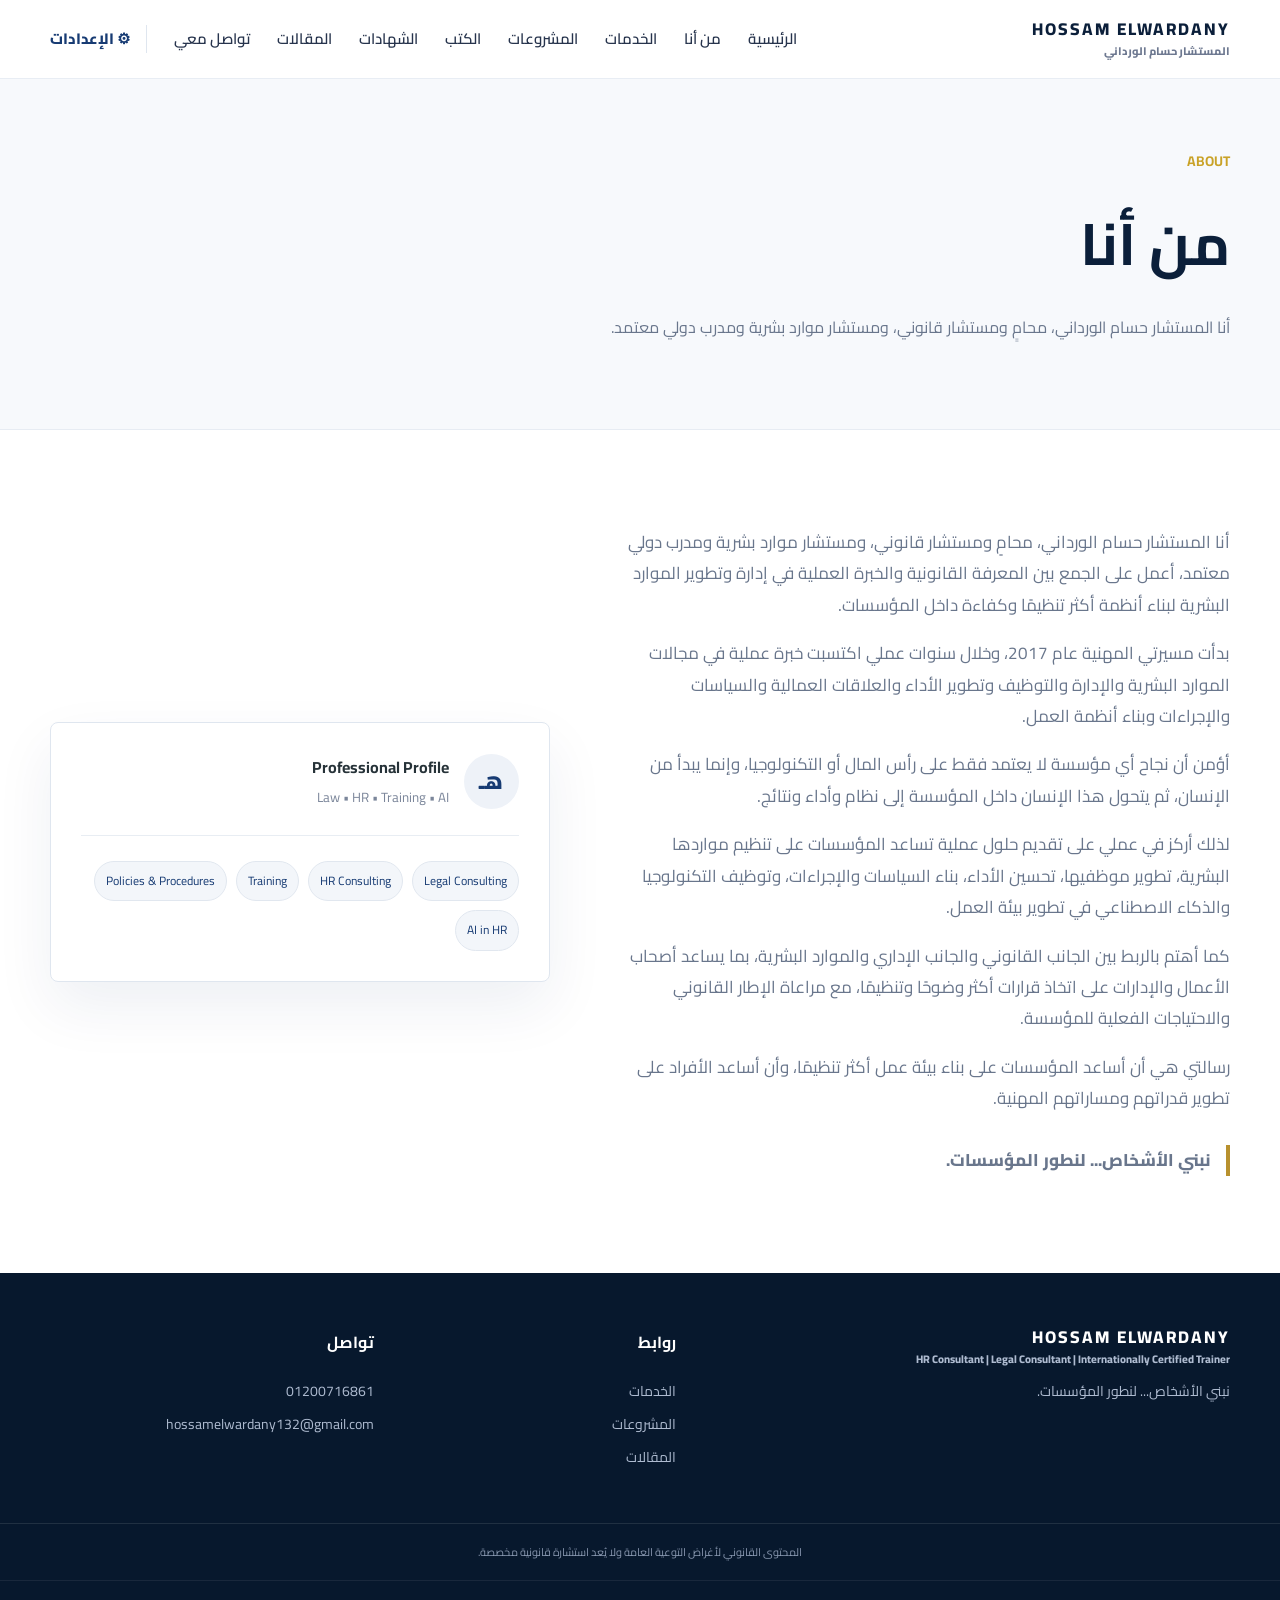
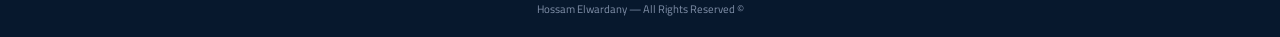
<file: about.html>
<!doctype html>
<html lang="ar" dir="rtl">
<head>
<meta charset="utf-8"><meta name="viewport" content="width=device-width,initial-scale=1"><meta name="description" content="تعرف على المستشار حسام الورداني، المحامي ومستشار الموارد البشرية ومدرب دولي معتمد."><meta name="theme-color" content="#0B1F3A"><title>من أنا | المستشار حسام الورداني</title><link rel="canonical" href="/about.html"><meta property="og:title" content="من أنا | المستشار حسام الورداني"><link rel="stylesheet" href="assets/style.css"><link rel="icon" href="assets/favicon.svg" type="image/svg+xml">
</head>
<body>
<header class="site-header"><div class="container nav-wrap"><a class="brand" href="index.html"><span>HOSSAM ELWARDANY</span><small>المستشار حسام الورداني</small></a><button class="menu-toggle" aria-label="فتح القائمة">☰</button><nav class="nav"><a href="index.html">الرئيسية</a><a class="active" href="about.html">من أنا</a><a href="services.html">الخدمات</a><a href="projects.html">المشروعات</a><a href="books.html">الكتب</a><a href="certificates.html">الشهادات</a><a href="articles.html">المقالات</a><a href="contact.html">تواصل معي</a></nav></div></header>
<main>
<section class="page-hero"><div class="container"><p class="eyebrow gold">ABOUT</p><h1>من أنا</h1><p>أنا المستشار حسام الورداني، محامٍ ومستشار قانوني، ومستشار موارد بشرية ومدرب دولي معتمد.</p></div></section>
<section class="content"><div class="container about-grid"><div class="about-copy">
<p>أنا المستشار حسام الورداني، محامٍ ومستشار قانوني، ومستشار موارد بشرية ومدرب دولي معتمد، أعمل على الجمع بين المعرفة القانونية والخبرة العملية في إدارة وتطوير الموارد البشرية لبناء أنظمة أكثر تنظيمًا وكفاءة داخل المؤسسات.</p>
<p>بدأت مسيرتي المهنية عام 2017، وخلال سنوات عملي اكتسبت خبرة عملية في مجالات الموارد البشرية والإدارة والتوظيف وتطوير الأداء والعلاقات العمالية والسياسات والإجراءات وبناء أنظمة العمل.</p>
<p>أؤمن أن نجاح أي مؤسسة لا يعتمد فقط على رأس المال أو التكنولوجيا، وإنما يبدأ من الإنسان، ثم يتحول هذا الإنسان داخل المؤسسة إلى نظام وأداء ونتائج.</p>
<p>لذلك أركز في عملي على تقديم حلول عملية تساعد المؤسسات على تنظيم مواردها البشرية، تطوير موظفيها، تحسين الأداء، بناء السياسات والإجراءات، وتوظيف التكنولوجيا والذكاء الاصطناعي في تطوير بيئة العمل.</p>
<p>كما أهتم بالربط بين الجانب القانوني والجانب الإداري والموارد البشرية، بما يساعد أصحاب الأعمال والإدارات على اتخاذ قرارات أكثر وضوحًا وتنظيمًا، مع مراعاة الإطار القانوني والاحتياجات الفعلية للمؤسسة.</p>
<p>رسالتي هي أن أساعد المؤسسات على بناء بيئة عمل أكثر تنظيمًا، وأن أساعد الأفراد على تطوير قدراتهم ومساراتهم المهنية.</p>
<p class="tagline">نبني الأشخاص... لنطور المؤسسات.</p>
</div><div class="profile-card"><div class="profile-card-top"><div class="mini-avatar">هـ</div><div><b>Professional Profile</b><small>Law • HR • Training • AI</small></div></div><div class="skill-list"><span>Legal Consulting</span><span>HR Consulting</span><span>Training</span><span>Policies & Procedures</span><span>AI in HR</span></div></div></div></section>
</main>
<footer class="footer"><div class="container footer-grid"><div><a class="brand footer-brand" href="index.html"><span>HOSSAM ELWARDANY</span><small>HR Consultant | Legal Consultant | Internationally Certified Trainer</small></a><p>نبني الأشخاص... لنطور المؤسسات.</p></div><div><h4>روابط</h4><a href="services.html">الخدمات</a><a href="projects.html">المشروعات</a><a href="articles.html">المقالات</a></div><div><h4>تواصل</h4><a data-contact="phone">01200716861</a><a data-contact="email">hossamelwardany132@gmail.com</a></div></div><div class="legal-note">المحتوى القانوني لأغراض التوعية العامة ولا يُعد استشارة قانونية مخصصة.</div><div class="copyright">© Hossam Elwardany — All Rights Reserved</div></footer>
<script src="assets/app.js"></script>
</body></html>
</file>
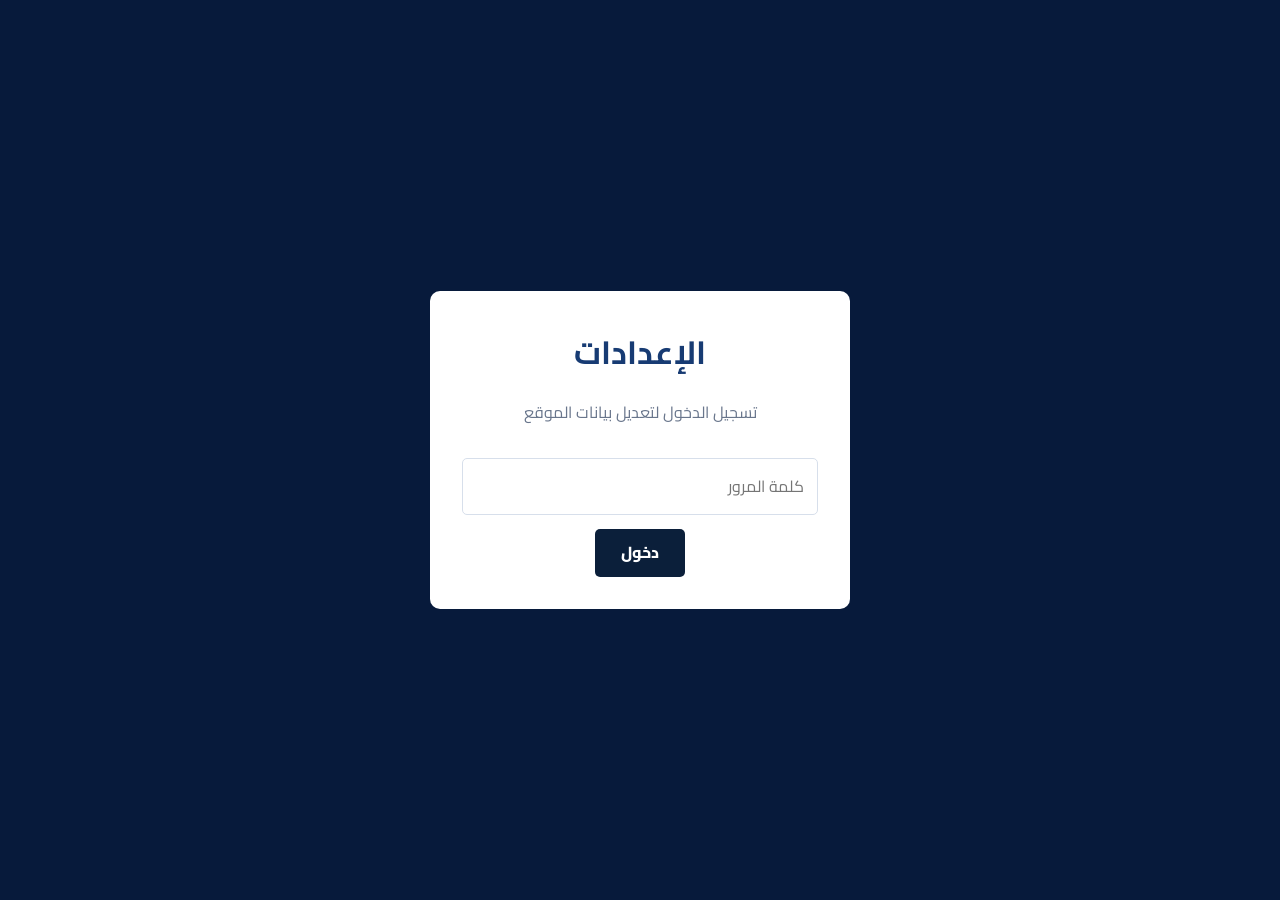
<file: admin.html>
<!doctype html><html lang="ar" dir="rtl"><head><meta charset="utf-8"><meta http-equiv="refresh" content="0; url=settings.html"><meta name="robots" content="noindex,nofollow"><title>الإعدادات</title></head><body><p>جارٍ فتح الإعدادات… <a href="settings.html">اضغط هنا</a>.</p></body></html>
</file>
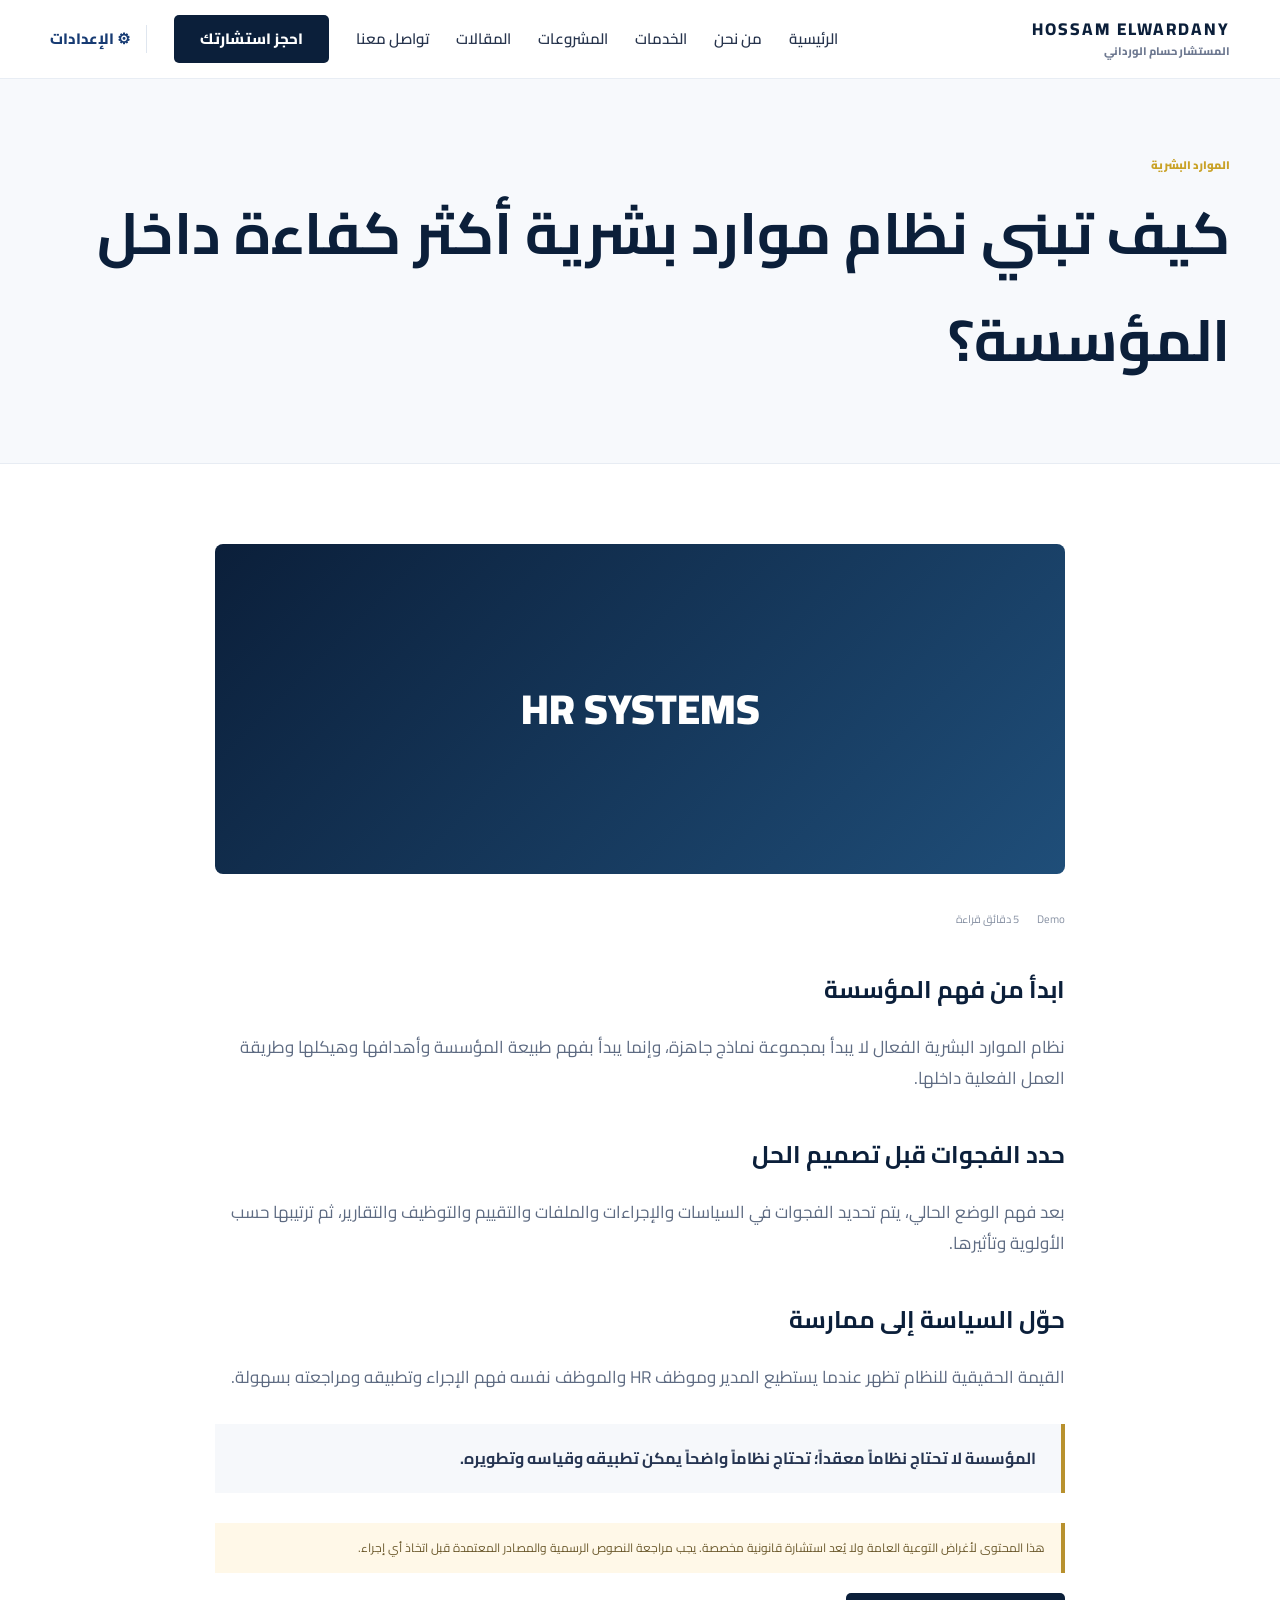
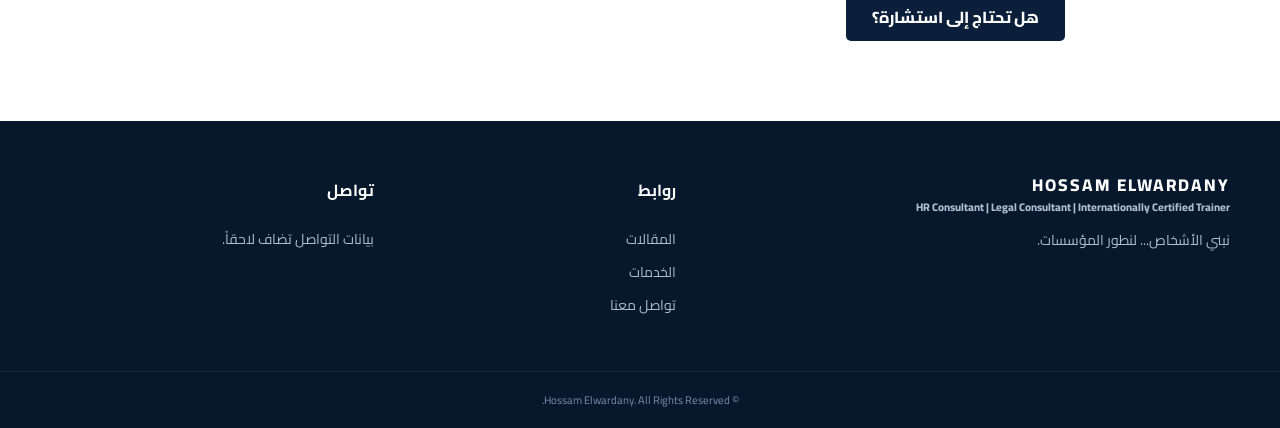
<file: article.html>
<!doctype html><html lang="ar" dir="rtl"><head><meta charset="utf-8"><meta name="viewport" content="width=device-width,initial-scale=1"><meta name="description" content="مقال تجريبي عن بناء نظام موارد بشرية أكثر كفاءة."><title>كيف تبني نظام موارد بشرية أكثر كفاءة؟ | حسام الورداني</title><link rel="stylesheet" href="assets/style.css"></head><body><header class="site-header"><div class="container nav-wrap"><a class="brand" href="index.html"><span>HOSSAM ELWARDANY</span><small>المستشار حسام الورداني</small></a><button class="menu-toggle">☰</button><nav class="nav"><a href="index.html">الرئيسية</a><a href="about.html">من نحن</a><a href="services.html">الخدمات</a><a href="projects.html">المشروعات</a><a class="active" href="articles.html">المقالات</a><a href="contact.html">تواصل معنا</a><a class="btn btn-primary" href="contact.html">احجز استشارتك</a></nav></div></header><main><section class="page-hero"><div class="container"><span class="category">الموارد البشرية</span><h1>كيف تبني نظام موارد بشرية أكثر كفاءة داخل المؤسسة؟</h1></div></section><section class="content"><article class="article-full"><div class="article-cover">HR SYSTEMS</div><div class="article-meta"><span>Demo</span><span>5 دقائق قراءة</span></div><h2>ابدأ من فهم المؤسسة</h2><p>نظام الموارد البشرية الفعال لا يبدأ بمجموعة نماذج جاهزة، وإنما يبدأ بفهم طبيعة المؤسسة وأهدافها وهيكلها وطريقة العمل الفعلية داخلها.</p><h2>حدد الفجوات قبل تصميم الحل</h2><p>بعد فهم الوضع الحالي، يتم تحديد الفجوات في السياسات والإجراءات والملفات والتقييم والتوظيف والتقارير، ثم ترتيبها حسب الأولوية وتأثيرها.</p><h2>حوّل السياسة إلى ممارسة</h2><p>القيمة الحقيقية للنظام تظهر عندما يستطيع المدير وموظف HR والموظف نفسه فهم الإجراء وتطبيقه ومراجعته بسهولة.</p><blockquote>المؤسسة لا تحتاج نظاماً معقداً؛ تحتاج نظاماً واضحاً يمكن تطبيقه وقياسه وتطويره.</blockquote><div class="notice">هذا المحتوى لأغراض التوعية العامة ولا يُعد استشارة قانونية مخصصة. يجب مراجعة النصوص الرسمية والمصادر المعتمدة قبل اتخاذ أي إجراء.</div><a class="btn btn-primary" href="contact.html">هل تحتاج إلى استشارة؟</a></article></section></main><footer class="footer"><div class="container footer-grid"><div><a class="brand footer-brand" href="index.html"><span>HOSSAM ELWARDANY</span><small>HR Consultant | Legal Consultant | Internationally Certified Trainer</small></a><p>نبني الأشخاص... لنطور المؤسسات.</p></div><div><h4>روابط</h4><a href="articles.html">المقالات</a><a href="services.html">الخدمات</a><a href="contact.html">تواصل معنا</a></div><div><h4>تواصل</h4><p>بيانات التواصل تضاف لاحقاً.</p></div></div><div class="copyright">© Hossam Elwardany. All Rights Reserved.</div></footer><script src="assets/app.js"></script></body></html>
</file>
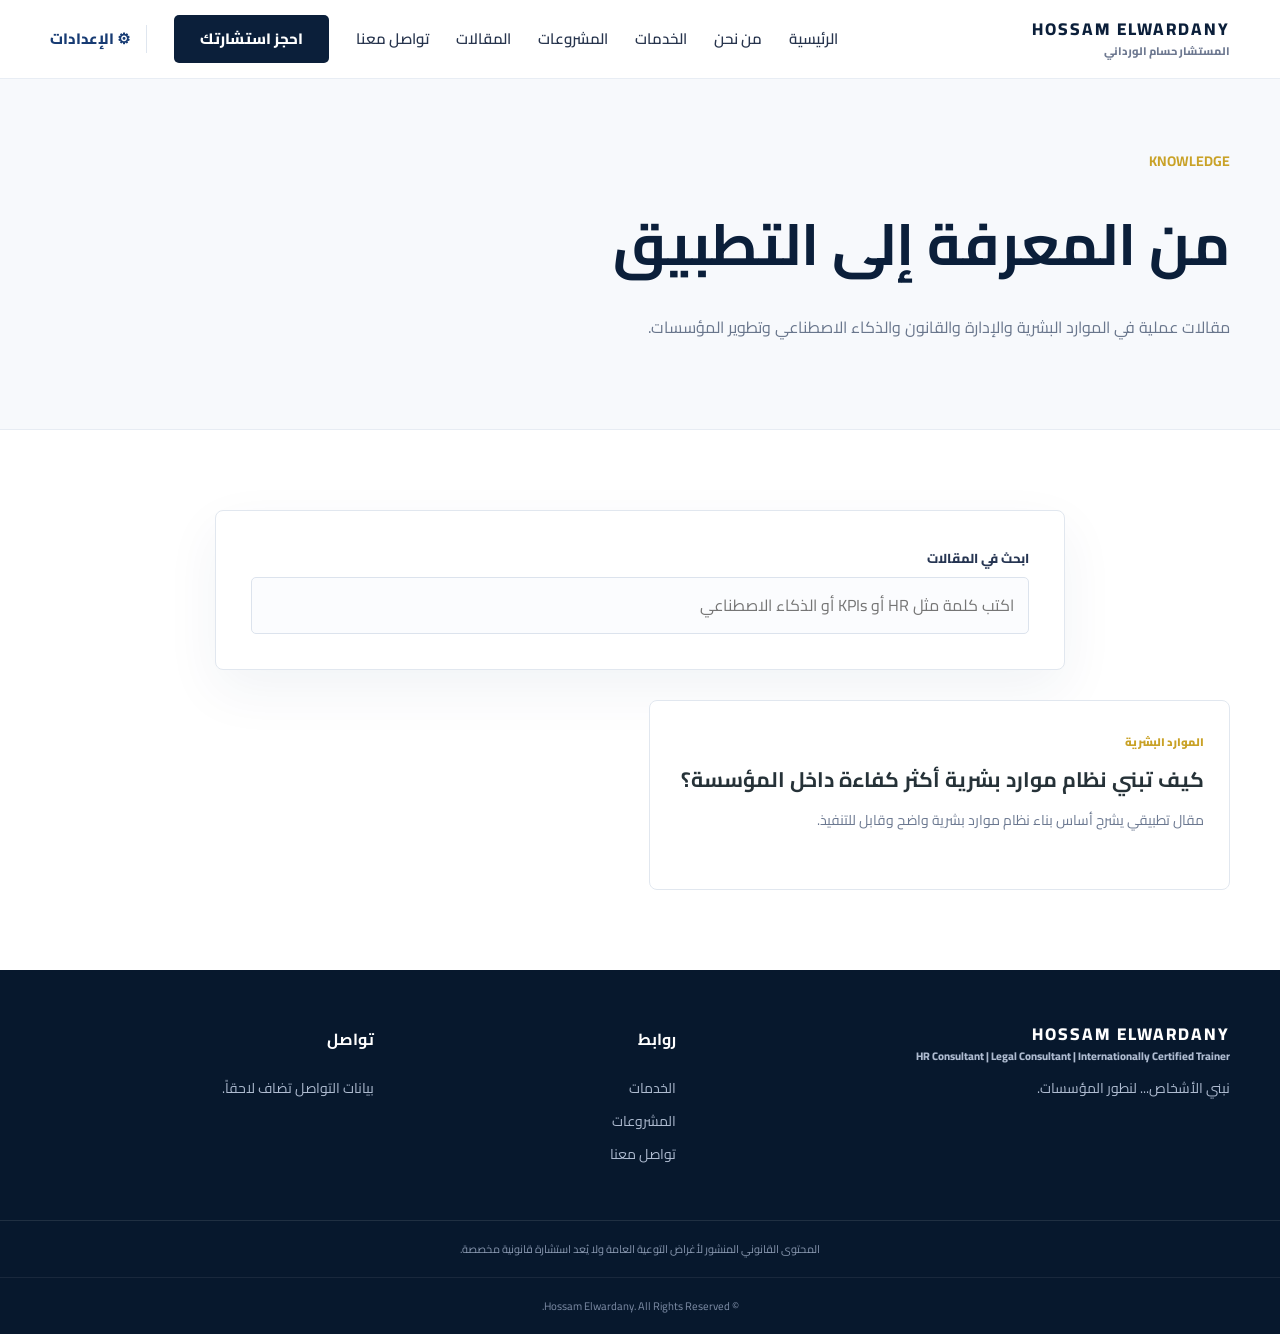
<file: articles.html>
<!doctype html><html lang="ar" dir="rtl"><head><meta charset="utf-8"><meta name="viewport" content="width=device-width,initial-scale=1"><meta name="description" content="مقالات حسام الورداني في الموارد البشرية والإدارة والقانون والذكاء الاصطناعي."><title>المقالات | حسام الورداني</title><link rel="stylesheet" href="assets/style.css"></head><body><header class="site-header"><div class="container nav-wrap"><a class="brand" href="index.html"><span>HOSSAM ELWARDANY</span><small>المستشار حسام الورداني</small></a><button class="menu-toggle">☰</button><nav class="nav"><a href="index.html">الرئيسية</a><a href="about.html">من نحن</a><a href="services.html">الخدمات</a><a href="projects.html">المشروعات</a><a class="active" href="articles.html">المقالات</a><a href="contact.html">تواصل معنا</a><a class="btn btn-primary" href="contact.html">احجز استشارتك</a></nav></div></header><main><section class="page-hero"><div class="container"><p class="eyebrow gold">KNOWLEDGE</p><h1>من المعرفة إلى التطبيق</h1><p>مقالات عملية في الموارد البشرية والإدارة والقانون والذكاء الاصطناعي وتطوير المؤسسات.</p></div></section><section class="content"><div class="container"><div class="form-card" style="margin-bottom:30px"><div class="field"><label>ابحث في المقالات</label><input id="articleSearch" type="search" placeholder="اكتب كلمة مثل HR أو KPIs أو الذكاء الاصطناعي"></div></div><div id="articleList" class="case-grid" data-articles-grid><article class="article-card"><div class="article-image">HR / AI</div><div class="article-body"><span class="category">الموارد البشرية</span><h3>كيف تبني نظام موارد بشرية أكثر كفاءة داخل المؤسسة؟</h3><div class="article-meta"><span>Demo</span><span>5 دقائق</span></div><a href="article.html">اقرأ المقال ↗</a></div></article><article class="article-card"><div class="article-body"><span class="category">KPIs</span><h3>كيف تستخدم مؤشرات الأداء في تقييم الموظفين؟</h3><p>مقال تجريبي.</p><div class="article-meta"><span>Demo</span><span>4 دقائق</span></div><a href="article.html">اقرأ المقال ↗</a></div></article><article class="article-card"><div class="article-body"><span class="category">الذكاء الاصطناعي</span><h3>الذكاء الاصطناعي في الموارد البشرية: من الفكرة إلى التطبيق</h3><p>مقال تجريبي.</p><div class="article-meta"><span>Demo</span><span>6 دقائق</span></div><a href="article.html">اقرأ المقال ↗</a></div></article></div></div></section></main><footer class="footer"><div class="container footer-grid"><div><a class="brand footer-brand" href="index.html"><span>HOSSAM ELWARDANY</span><small>HR Consultant | Legal Consultant | Internationally Certified Trainer</small></a><p>نبني الأشخاص... لنطور المؤسسات.</p></div><div><h4>روابط</h4><a href="services.html">الخدمات</a><a href="projects.html">المشروعات</a><a href="contact.html">تواصل معنا</a></div><div><h4>تواصل</h4><p>بيانات التواصل تضاف لاحقاً.</p></div></div><div class="legal-note">المحتوى القانوني المنشور لأغراض التوعية العامة ولا يُعد استشارة قانونية مخصصة.</div><div class="copyright">© Hossam Elwardany. All Rights Reserved.</div></footer><script src="assets/app.js"></script><script>const s=document.querySelector("#articleSearch"),l=document.querySelector("#articleList");s?.addEventListener("input",()=>{const q=s.value.trim().toLowerCase();[...l.children].forEach(c=>c.style.display=c.innerText.toLowerCase().includes(q)?"":"none")});</script></body></html>
</file>
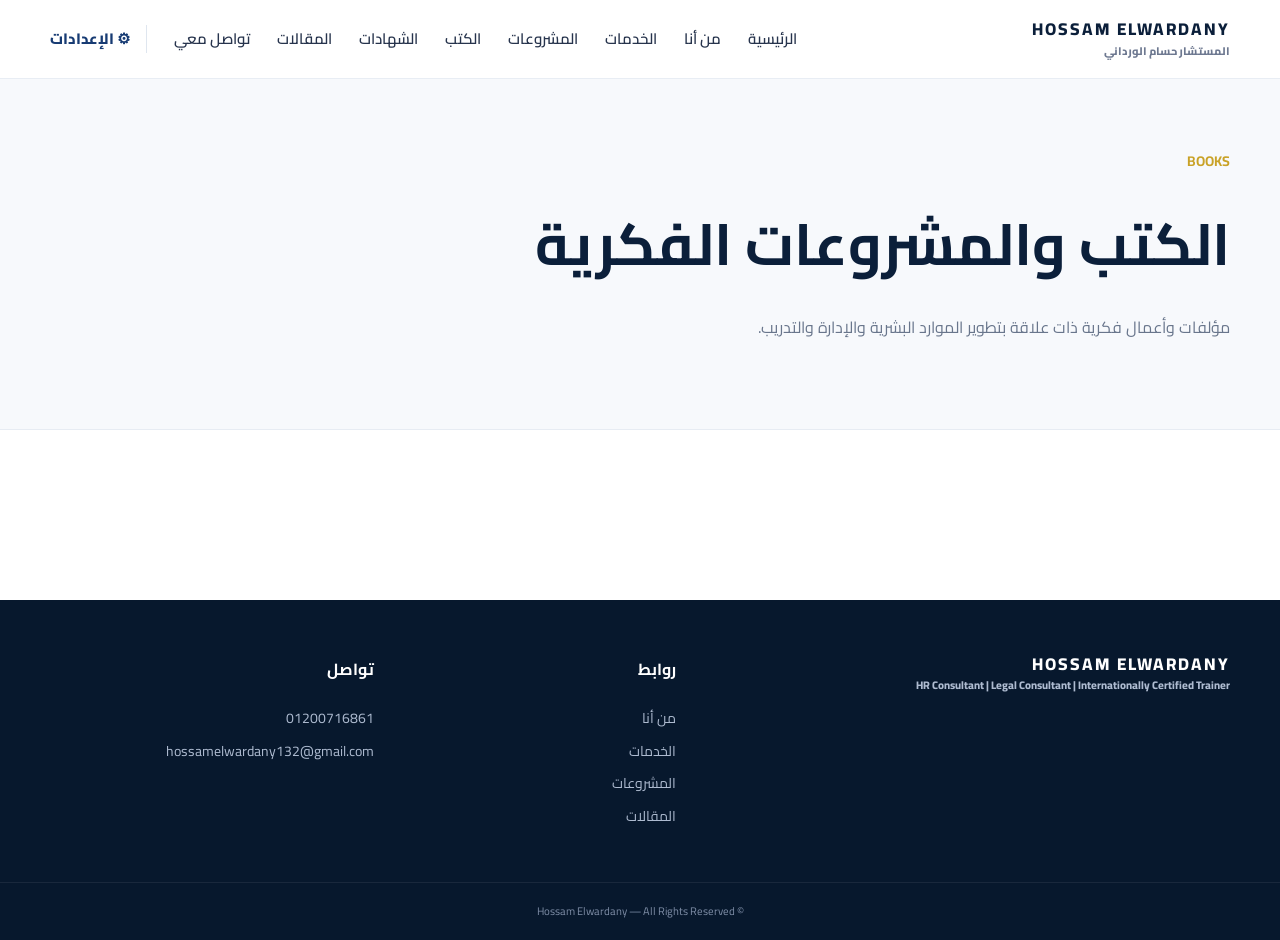
<file: books.html>
<!doctype html><html lang="ar" dir="rtl"><head><meta charset="utf-8"><meta name="viewport" content="width=device-width,initial-scale=1"><meta name="description" content="كتب ومشروعات فكرية للمستشار حسام الورداني."><title>الكتب | المستشار حسام الورداني</title><link rel="canonical" href="/books.html"><meta property="og:title" content="الكتب | المستشار حسام الورداني"><link rel="stylesheet" href="assets/style.css"><link rel="icon" href="assets/favicon.svg" type="image/svg+xml"></head><body><header class="site-header"><div class="container nav-wrap"><a class="brand" href="index.html"><span>HOSSAM ELWARDANY</span><small>المستشار حسام الورداني</small></a><button class="menu-toggle" aria-label="فتح القائمة">☰</button><nav class="nav"><a href="index.html">الرئيسية</a><a href="about.html">من أنا</a><a href="services.html">الخدمات</a><a href="projects.html">المشروعات</a><a class="active" href="books.html">الكتب</a><a href="certificates.html">الشهادات</a><a href="articles.html">المقالات</a><a href="contact.html">تواصل معي</a></nav></div></header><main><section class="page-hero"><div class="container"><p class="eyebrow gold">BOOKS</p><h1>الكتب والمشروعات الفكرية</h1><p>مؤلفات وأعمال فكرية ذات علاقة بتطوير الموارد البشرية والإدارة والتدريب.</p></div></section><section class="section"><div class="container"><div class="article-grid" data-books-grid></div></div></section></main><footer class="footer"><div class="container footer-grid"><div><a class="brand footer-brand" href="index.html"><span>HOSSAM ELWARDANY</span><small>HR Consultant | Legal Consultant | Internationally Certified Trainer</small></a></div><div><h4>روابط</h4><a href="about.html">من أنا</a><a href="services.html">الخدمات</a><a href="projects.html">المشروعات</a><a href="articles.html">المقالات</a></div><div><h4>تواصل</h4><a data-contact="phone">01200716861</a><a data-contact="email">hossamelwardany132@gmail.com</a></div></div><div class="copyright">© Hossam Elwardany — All Rights Reserved</div></footer><script src="assets/app.js"></script></body></html>
</file>
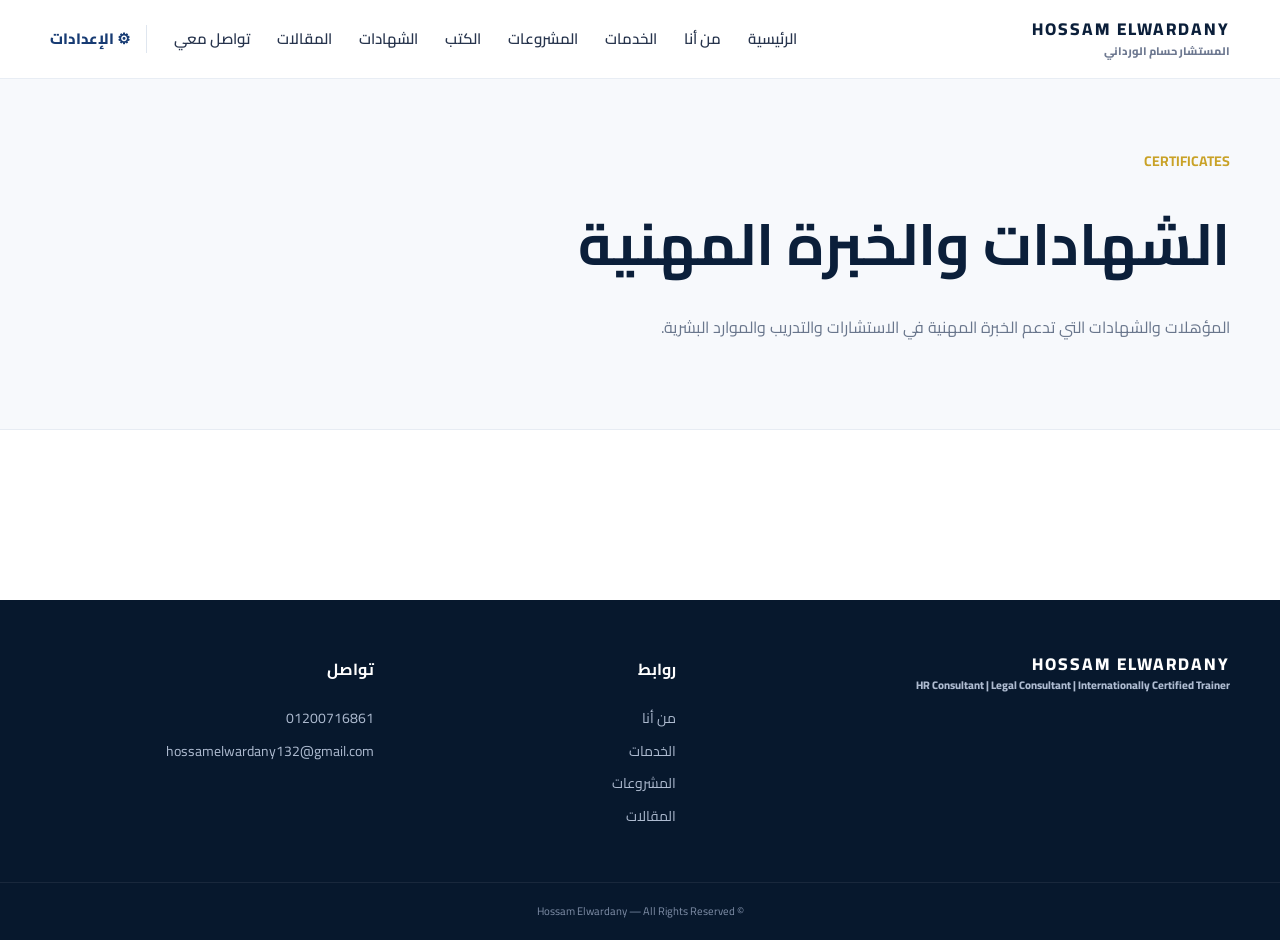
<file: certificates.html>
<!doctype html><html lang="ar" dir="rtl"><head><meta charset="utf-8"><meta name="viewport" content="width=device-width,initial-scale=1"><meta name="description" content="الشهادات والمؤهلات المهنية للمستشار حسام الورداني."><title>الشهادات | المستشار حسام الورداني</title><link rel="canonical" href="/certificates.html"><meta property="og:title" content="الشهادات | المستشار حسام الورداني"><link rel="stylesheet" href="assets/style.css"><link rel="icon" href="assets/favicon.svg" type="image/svg+xml"></head><body><header class="site-header"><div class="container nav-wrap"><a class="brand" href="index.html"><span>HOSSAM ELWARDANY</span><small>المستشار حسام الورداني</small></a><button class="menu-toggle" aria-label="فتح القائمة">☰</button><nav class="nav"><a href="index.html">الرئيسية</a><a href="about.html">من أنا</a><a href="services.html">الخدمات</a><a href="projects.html">المشروعات</a><a href="books.html">الكتب</a><a class="active" href="certificates.html">الشهادات</a><a href="articles.html">المقالات</a><a href="contact.html">تواصل معي</a></nav></div></header><main><section class="page-hero"><div class="container"><p class="eyebrow gold">CERTIFICATES</p><h1>الشهادات والخبرة المهنية</h1><p>المؤهلات والشهادات التي تدعم الخبرة المهنية في الاستشارات والتدريب والموارد البشرية.</p></div></section><section class="section"><div class="container"><div class="case-grid" data-certificates-grid></div></div></section></main><footer class="footer"><div class="container footer-grid"><div><a class="brand footer-brand" href="index.html"><span>HOSSAM ELWARDANY</span><small>HR Consultant | Legal Consultant | Internationally Certified Trainer</small></a></div><div><h4>روابط</h4><a href="about.html">من أنا</a><a href="services.html">الخدمات</a><a href="projects.html">المشروعات</a><a href="articles.html">المقالات</a></div><div><h4>تواصل</h4><a data-contact="phone">01200716861</a><a data-contact="email">hossamelwardany132@gmail.com</a></div></div><div class="copyright">© Hossam Elwardany — All Rights Reserved</div></footer><script src="assets/app.js"></script></body></html>
</file>
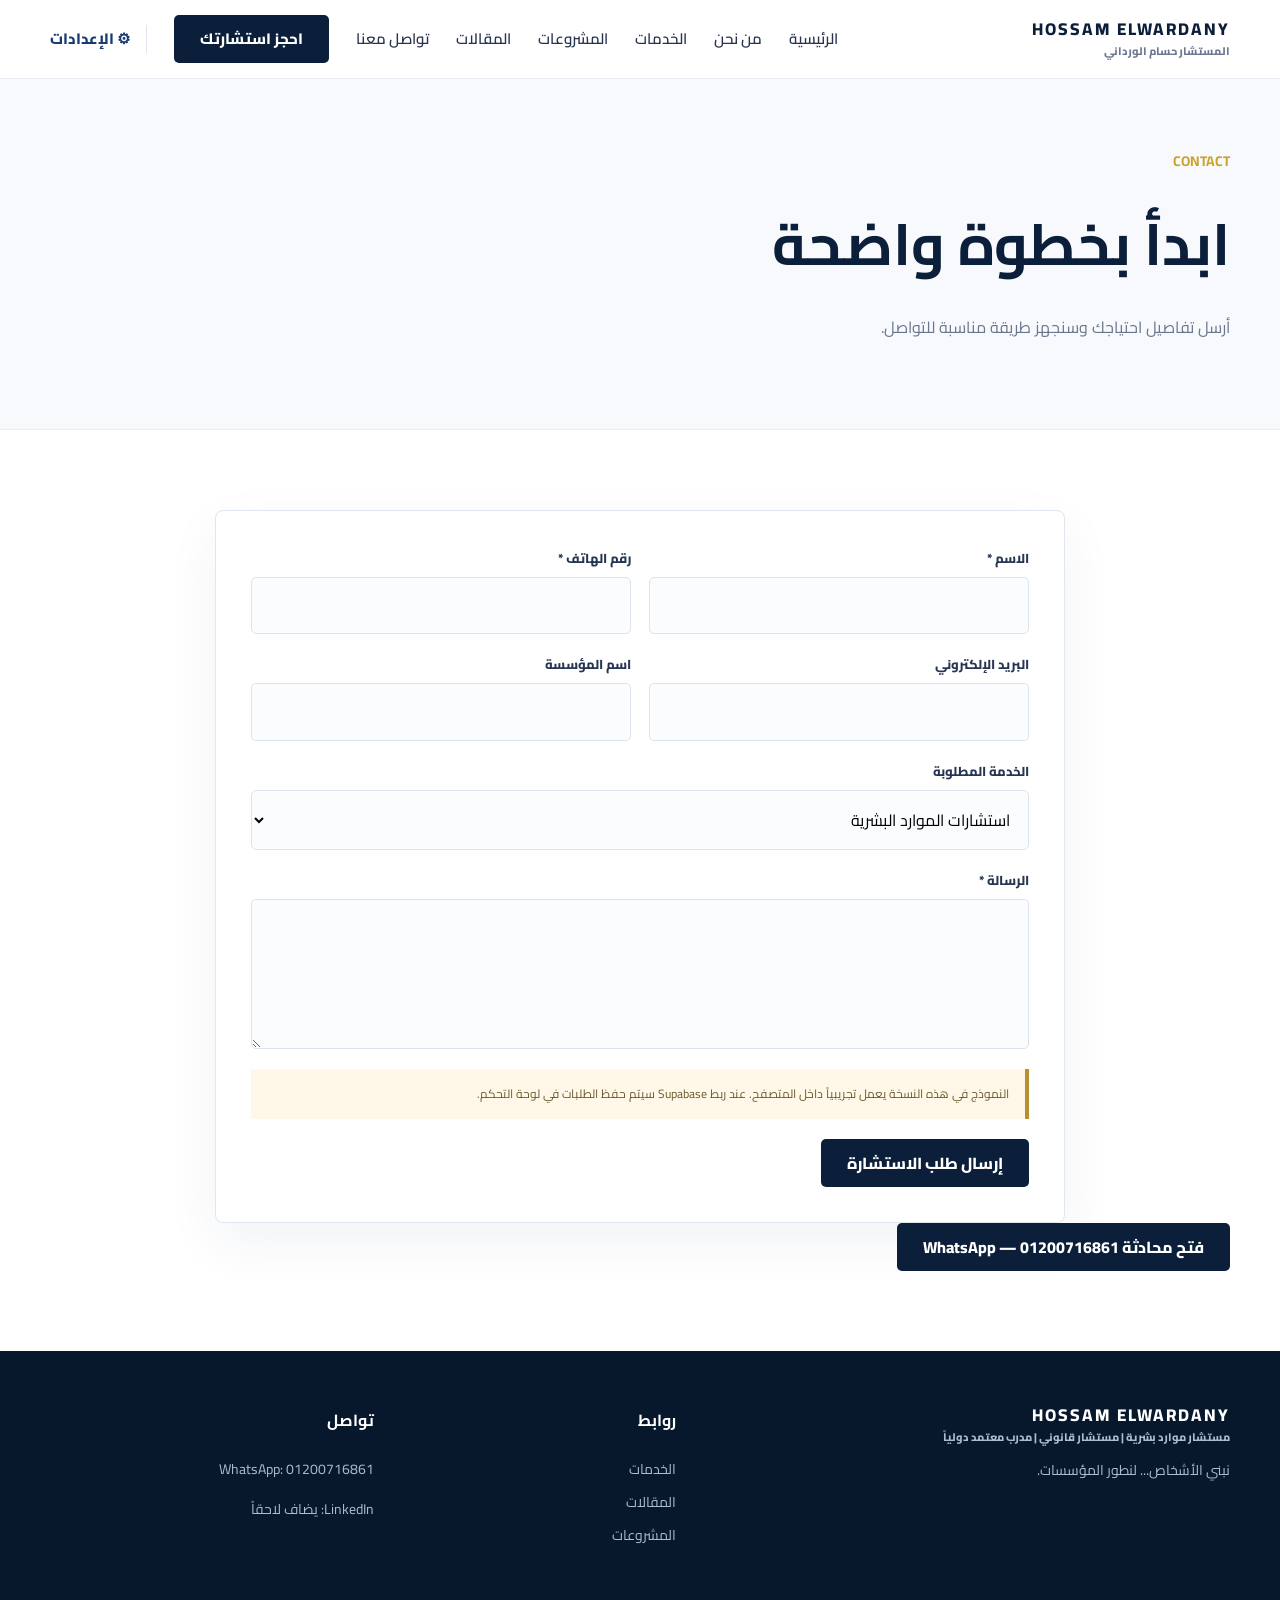
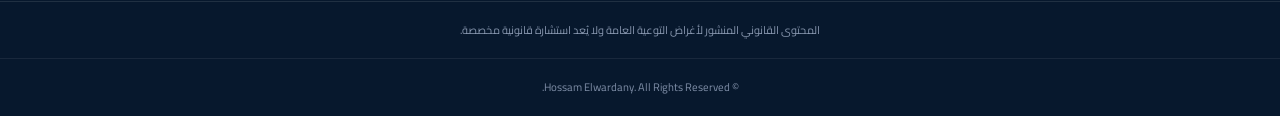
<file: contact.html>
<!doctype html><html lang="ar" dir="rtl"><head><meta charset="utf-8"><meta name="viewport" content="width=device-width,initial-scale=1"><meta name="description" content="تواصل مع المستشار حسام الورداني واحجز استشارة."><title>تواصل معنا | حسام الورداني</title><link rel="stylesheet" href="assets/style.css"></head><body><header class="site-header"><div class="container nav-wrap"><a class="brand" href="index.html"><span>HOSSAM ELWARDANY</span><small>المستشار حسام الورداني</small></a><button class="menu-toggle">☰</button><nav class="nav"><a href="index.html">الرئيسية</a><a href="about.html">من نحن</a><a href="services.html">الخدمات</a><a href="projects.html">المشروعات</a><a href="articles.html">المقالات</a><a class="active" href="contact.html">تواصل معنا</a><a class="btn btn-primary" href="contact.html">احجز استشارتك</a></nav></div></header><main><section class="page-hero"><div class="container"><p class="eyebrow gold">CONTACT</p><h1>ابدأ بخطوة واضحة</h1><p>أرسل تفاصيل احتياجك وسنجهز طريقة مناسبة للتواصل.</p></div></section><section class="content"><div class="container"><form class="form-card" data-demo><div class="form-grid"><div class="field"><label>الاسم *</label><input required name="name"></div><div class="field"><label>رقم الهاتف *</label><input required name="phone" inputmode="tel"></div><div class="field"><label>البريد الإلكتروني</label><input type="email" name="email"></div><div class="field"><label>اسم المؤسسة</label><input name="company"></div><div class="field full"><label>الخدمة المطلوبة</label><select name="service"><option>استشارات الموارد البشرية</option><option>بناء أنظمة HR</option><option>الهيكلة التنظيمية</option><option>التوظيف</option><option>KPIs وتقييم الأداء</option><option>استشارات قانونية عمالية</option><option>التدريب والتطوير</option><option>AI in HR</option></select></div><div class="field full"><label>الرسالة *</label><textarea required name="message"></textarea></div></div><div class="notice">النموذج في هذه النسخة يعمل تجريبياً داخل المتصفح. عند ربط Supabase سيتم حفظ الطلبات في لوحة التحكم.</div><button class="btn btn-primary" type="submit">إرسال طلب الاستشارة</button></form><div id="whatsapp" class="contact-whatsapp"><a class="btn btn-primary" href="https://wa.me/201200716861" target="_blank" rel="noopener">فتح محادثة WhatsApp — 01200716861</a></div></div></section></main><footer class="footer"><div class="container footer-grid"><div><a class="brand footer-brand" href="index.html"><span>HOSSAM ELWARDANY</span><small>مستشار موارد بشرية | مستشار قانوني | مدرب معتمد دولياً</small></a><p>نبني الأشخاص... لنطور المؤسسات.</p></div><div><h4>روابط</h4><a href="services.html">الخدمات</a><a href="articles.html">المقالات</a><a href="projects.html">المشروعات</a></div><div><h4>تواصل</h4><p>WhatsApp: 01200716861</p><p>LinkedIn: يضاف لاحقاً</p></div></div><div class="legal-note">المحتوى القانوني المنشور لأغراض التوعية العامة ولا يُعد استشارة قانونية مخصصة.</div><div class="copyright">© Hossam Elwardany. All Rights Reserved.</div></footer><script src="assets/app.js"></script></body></html>
</file>
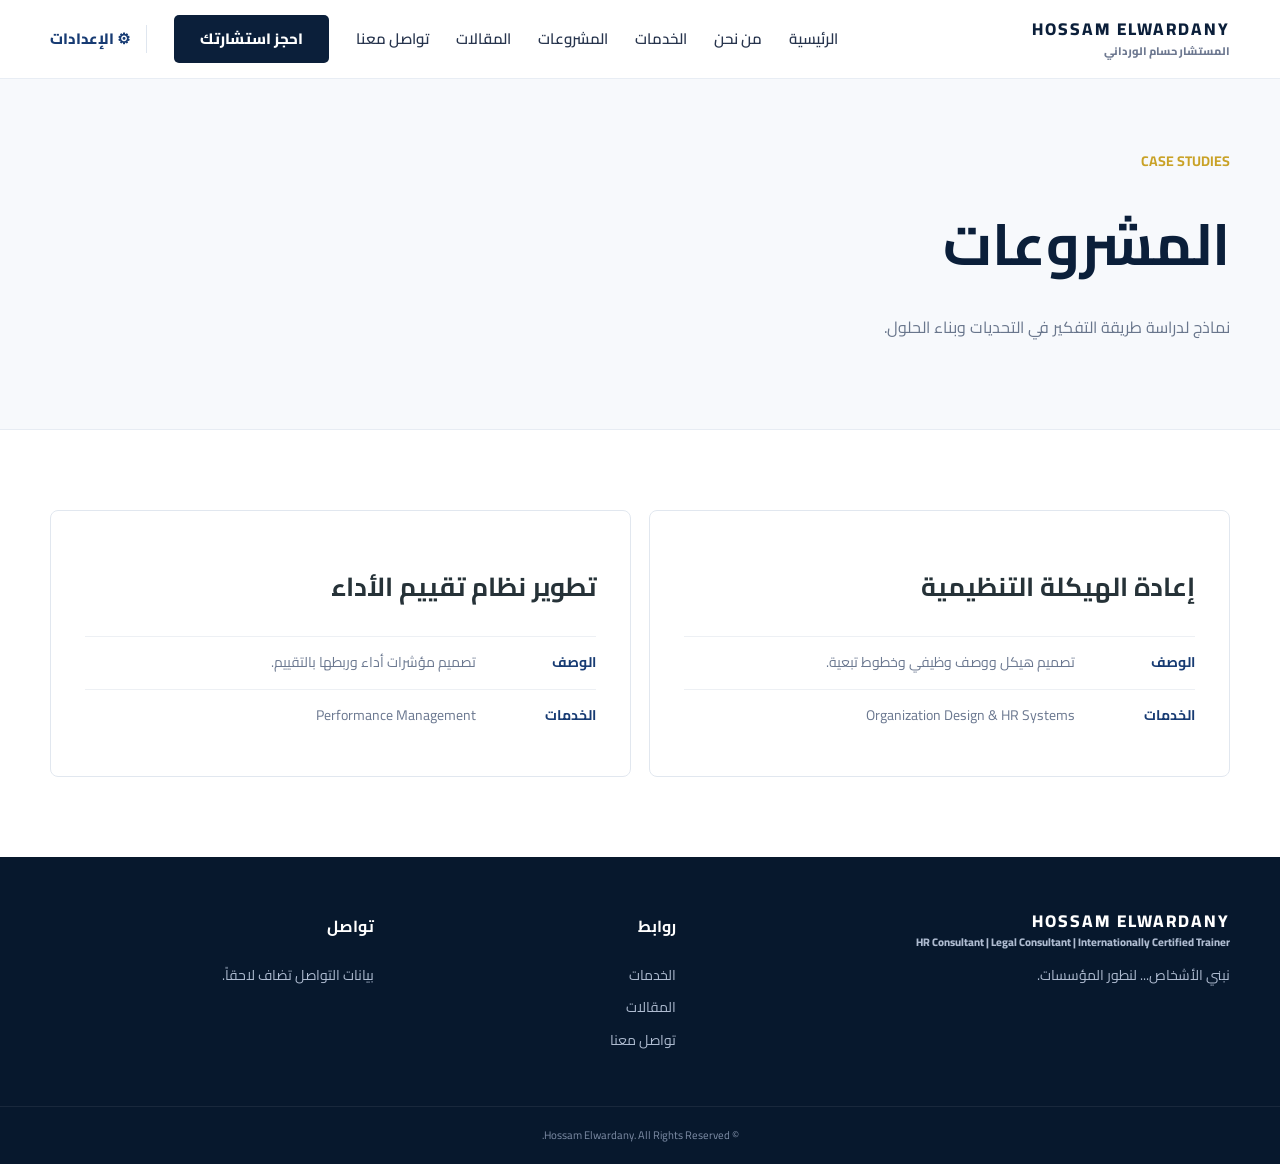
<file: projects.html>
<!doctype html><html lang="ar" dir="rtl"><head><meta charset="utf-8"><meta name="viewport" content="width=device-width,initial-scale=1"><meta name="description" content="مشروعات ودراسات حالة حسام الورداني."><title>المشروعات | حسام الورداني</title><link rel="stylesheet" href="assets/style.css"></head><body><header class="site-header"><div class="container nav-wrap"><a class="brand" href="index.html"><span>HOSSAM ELWARDANY</span><small>المستشار حسام الورداني</small></a><button class="menu-toggle">☰</button><nav class="nav"><a href="index.html">الرئيسية</a><a href="about.html">من نحن</a><a href="services.html">الخدمات</a><a class="active" href="projects.html">المشروعات</a><a href="articles.html">المقالات</a><a href="contact.html">تواصل معنا</a><a class="btn btn-primary" href="contact.html">احجز استشارتك</a></nav></div></header><main><section class="page-hero"><div class="container"><p class="eyebrow gold">CASE STUDIES</p><h1>المشروعات</h1><p>نماذج لدراسة طريقة التفكير في التحديات وبناء الحلول.</p></div></section><section class="content"><div class="container case-grid" data-projects-grid><article class="case-card"><h3>تطوير نظام تقييم الأداء</h3><div class="case-row"><b>التحدي</b><span>غياب مؤشرات أداء واضحة.</span></div><div class="case-row"><b>الحل</b><span>تصميم KPIs وربطها بالتقييم.</span></div><div class="case-row"><b>النطاق</b><span>Performance Management</span></div><div class="case-row"><b>النتيجة</b><span>تُستبدل بنتائج موثقة عند إضافة المشروع الحقيقي.</span></div></article></div></section></main><footer class="footer"><div class="container footer-grid"><div><a class="brand footer-brand" href="index.html"><span>HOSSAM ELWARDANY</span><small>HR Consultant | Legal Consultant | Internationally Certified Trainer</small></a><p>نبني الأشخاص... لنطور المؤسسات.</p></div><div><h4>روابط</h4><a href="services.html">الخدمات</a><a href="articles.html">المقالات</a><a href="contact.html">تواصل معنا</a></div><div><h4>تواصل</h4><p>بيانات التواصل تضاف لاحقاً.</p></div></div><div class="copyright">© Hossam Elwardany. All Rights Reserved.</div></footer><script src="assets/app.js"></script></body></html>
</file>
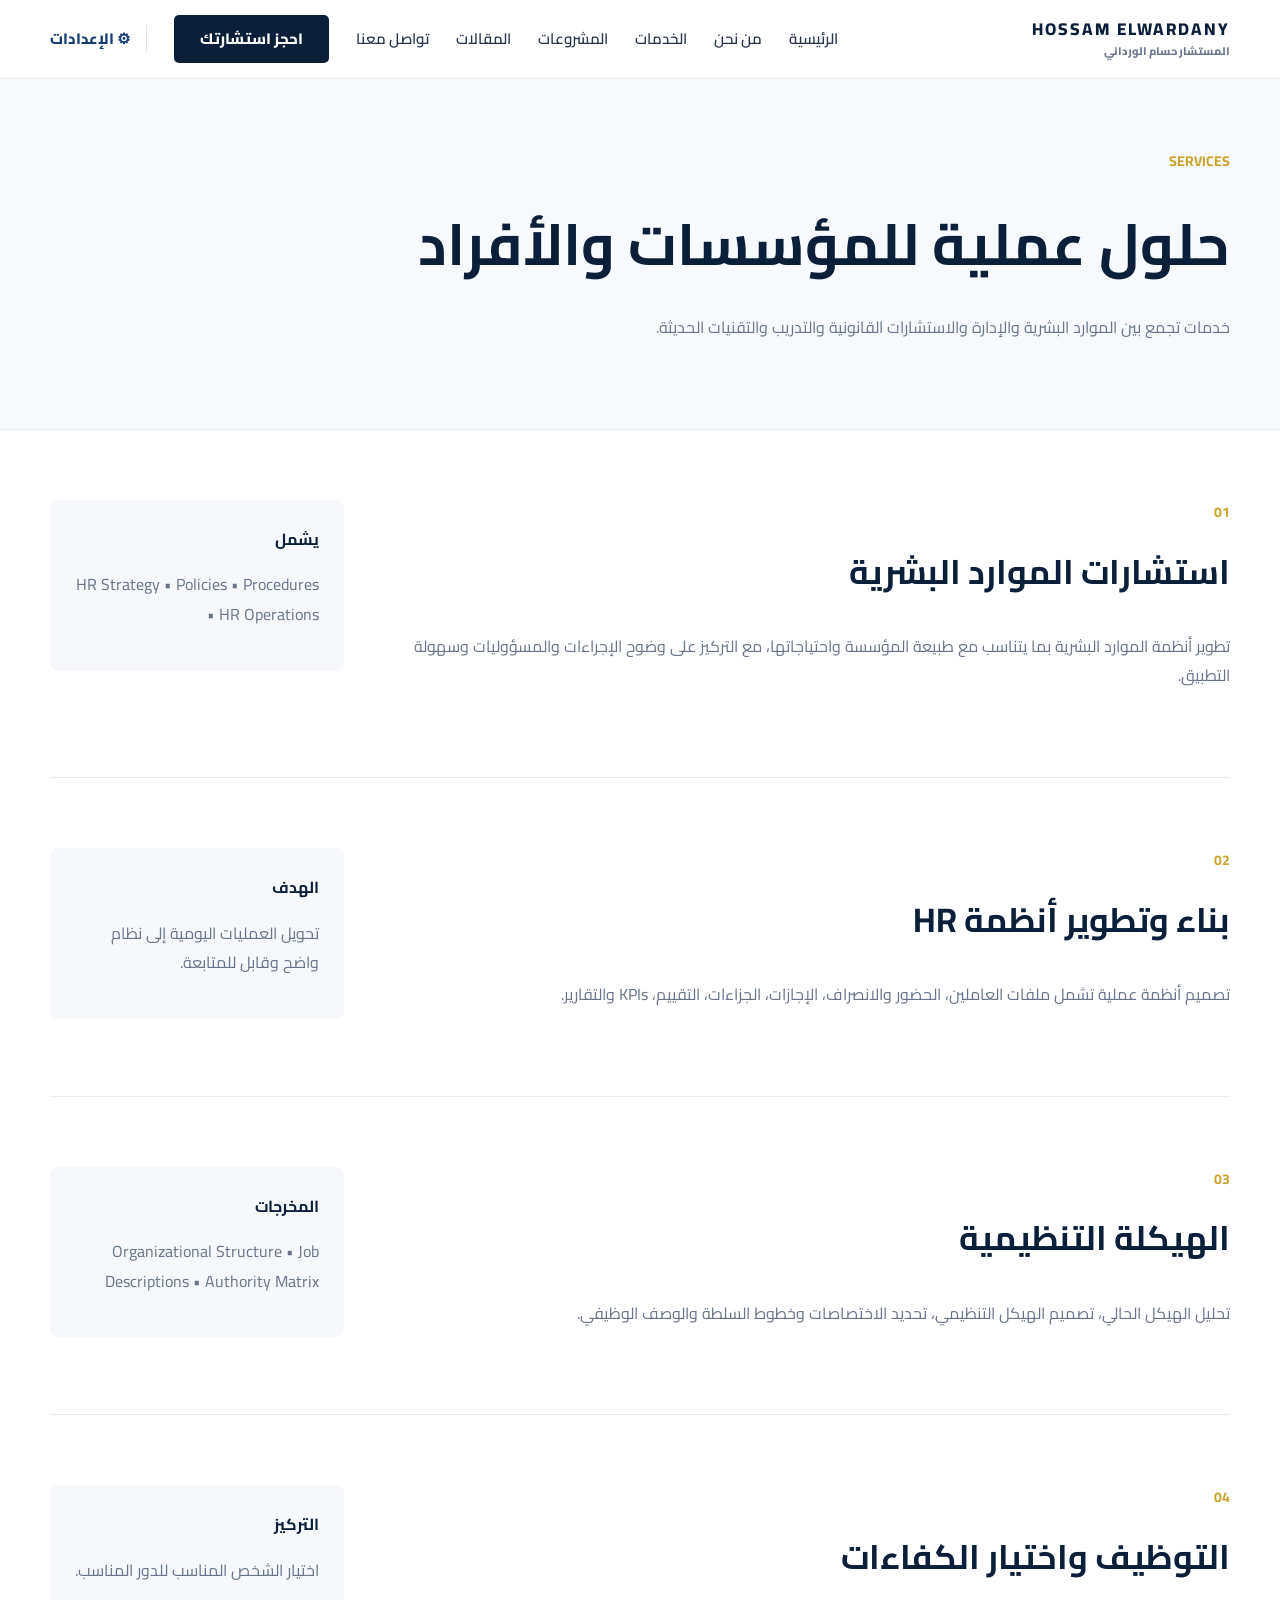
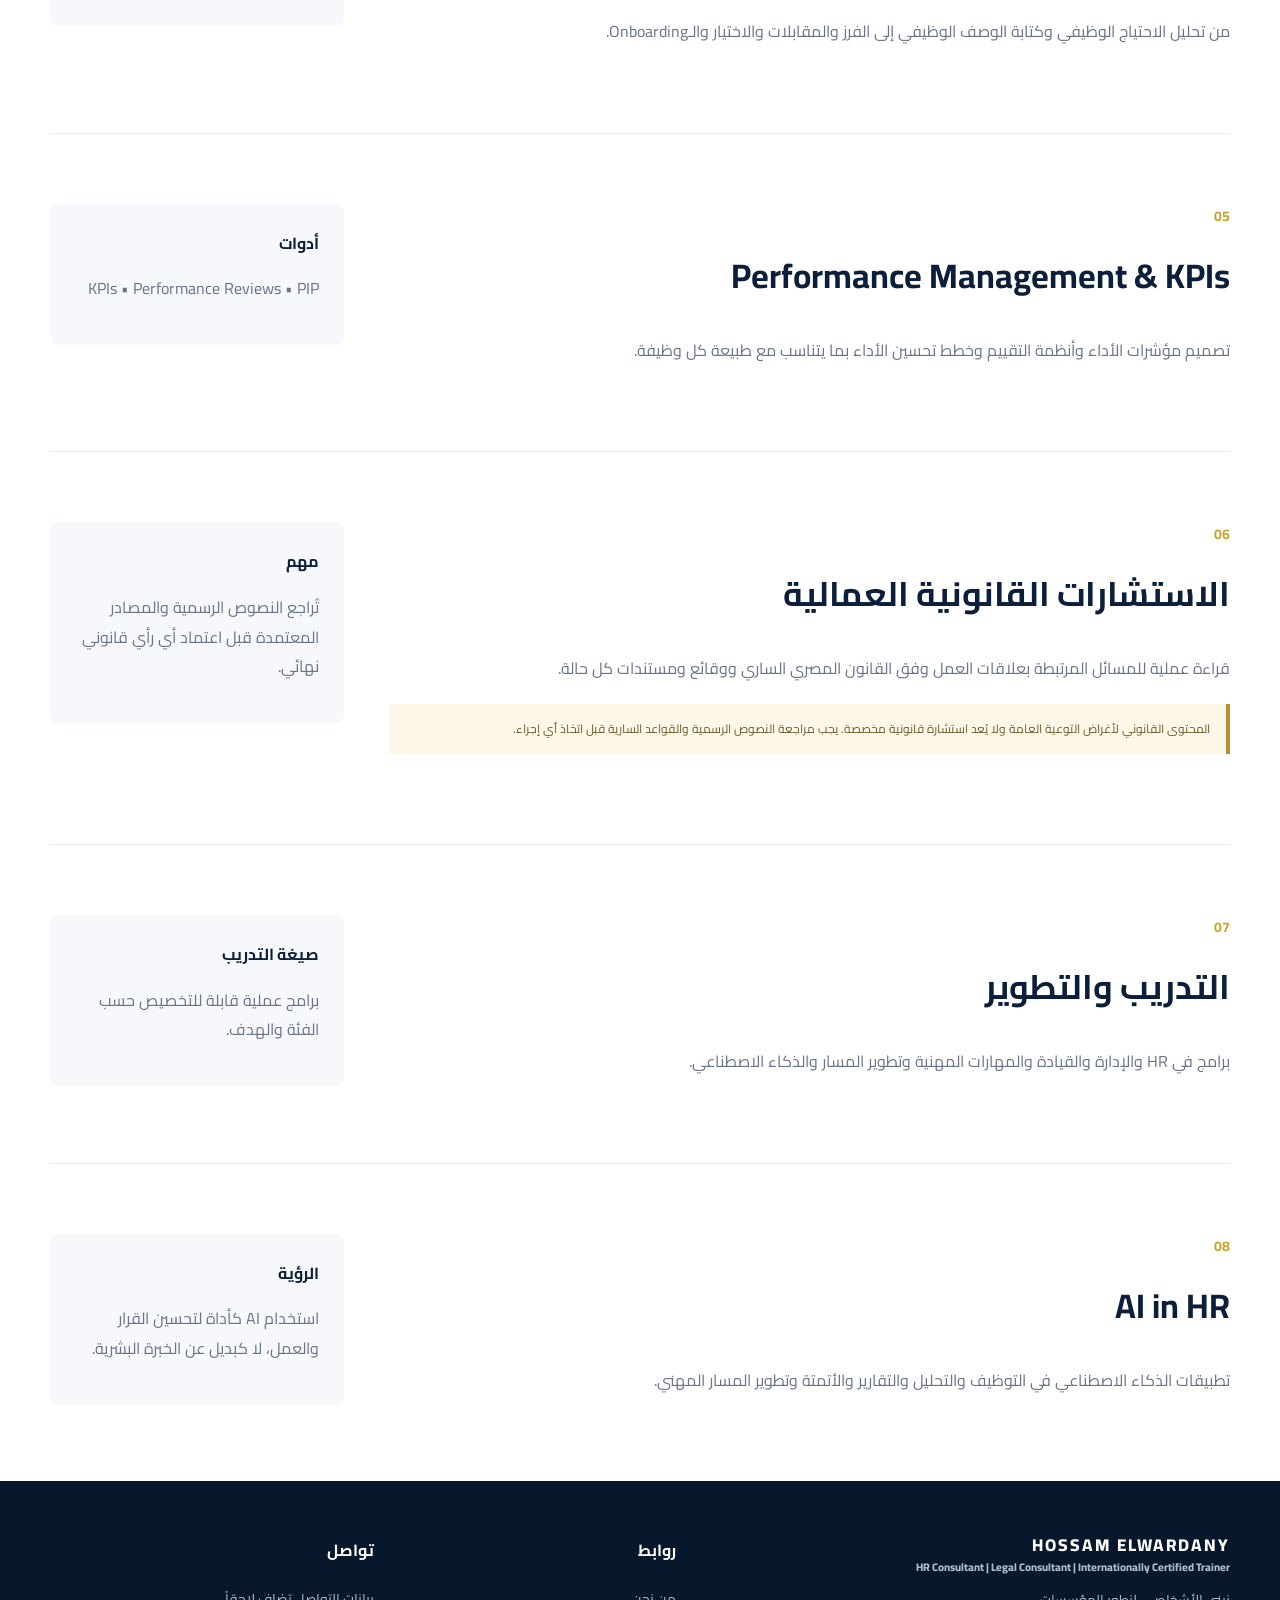
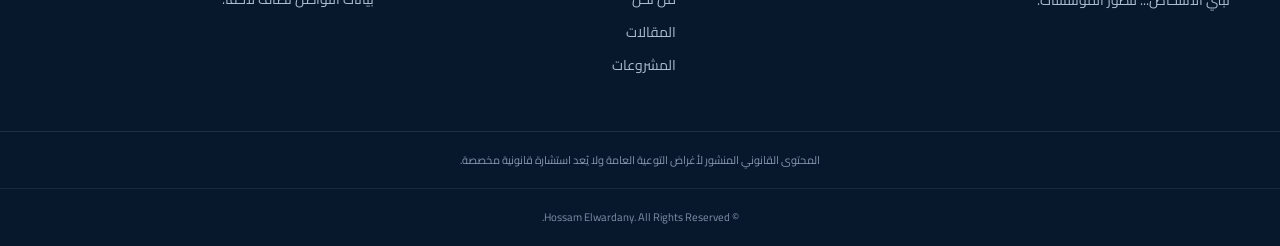
<file: services.html>
<!doctype html><html lang="ar" dir="rtl"><head><meta charset="utf-8"><meta name="viewport" content="width=device-width,initial-scale=1"><meta name="description" content="خدمات حسام الورداني في الموارد البشرية والقانون والتدريب والذكاء الاصطناعي."><title>الخدمات | حسام الورداني</title><link rel="stylesheet" href="assets/style.css"></head><body><header class="site-header"><div class="container nav-wrap"><a class="brand" href="index.html"><span>HOSSAM ELWARDANY</span><small>المستشار حسام الورداني</small></a><button class="menu-toggle">☰</button><nav class="nav"><a href="index.html">الرئيسية</a><a href="about.html">من نحن</a><a class="active" href="services.html">الخدمات</a><a href="projects.html">المشروعات</a><a href="articles.html">المقالات</a><a href="contact.html">تواصل معنا</a><a class="btn btn-primary" href="contact.html">احجز استشارتك</a></nav></div></header><main><section class="page-hero"><div class="container"><p class="eyebrow gold">SERVICES</p><h1>حلول عملية للمؤسسات والأفراد</h1><p>خدمات تجمع بين الموارد البشرية والإدارة والاستشارات القانونية والتدريب والتقنيات الحديثة.</p></div></section><section class="container"><div class="service-detail" id="hr"><div><p class="eyebrow gold">01</p><h2>استشارات الموارد البشرية</h2><p>تطوير أنظمة الموارد البشرية بما يتناسب مع طبيعة المؤسسة واحتياجاتها، مع التركيز على وضوح الإجراءات والمسؤوليات وسهولة التطبيق.</p></div><aside class="side-note"><b>يشمل</b><p>HR Strategy • Policies • Procedures • HR Operations</p></aside></div><div class="service-detail" id="systems"><div><p class="eyebrow gold">02</p><h2>بناء وتطوير أنظمة HR</h2><p>تصميم أنظمة عملية تشمل ملفات العاملين، الحضور والانصراف، الإجازات، الجزاءات، التقييم، KPIs والتقارير.</p></div><aside class="side-note"><b>الهدف</b><p>تحويل العمليات اليومية إلى نظام واضح وقابل للمتابعة.</p></aside></div><div class="service-detail" id="structure"><div><p class="eyebrow gold">03</p><h2>الهيكلة التنظيمية</h2><p>تحليل الهيكل الحالي، تصميم الهيكل التنظيمي، تحديد الاختصاصات وخطوط السلطة والوصف الوظيفي.</p></div><aside class="side-note"><b>المخرجات</b><p>Organizational Structure • Job Descriptions • Authority Matrix</p></aside></div><div class="service-detail" id="recruitment"><div><p class="eyebrow gold">04</p><h2>التوظيف واختيار الكفاءات</h2><p>من تحليل الاحتياج الوظيفي وكتابة الوصف الوظيفي إلى الفرز والمقابلات والاختيار والـOnboarding.</p></div><aside class="side-note"><b>التركيز</b><p>اختيار الشخص المناسب للدور المناسب.</p></aside></div><div class="service-detail" id="performance"><div><p class="eyebrow gold">05</p><h2>Performance Management & KPIs</h2><p>تصميم مؤشرات الأداء وأنظمة التقييم وخطط تحسين الأداء بما يتناسب مع طبيعة كل وظيفة.</p></div><aside class="side-note"><b>أدوات</b><p>KPIs • Performance Reviews • PIP</p></aside></div><div class="service-detail" id="legal"><div><p class="eyebrow gold">06</p><h2>الاستشارات القانونية العمالية</h2><p>قراءة عملية للمسائل المرتبطة بعلاقات العمل وفق القانون المصري الساري ووقائع ومستندات كل حالة.</p><div class="notice">المحتوى القانوني لأغراض التوعية العامة ولا يُعد استشارة قانونية مخصصة. يجب مراجعة النصوص الرسمية والقواعد السارية قبل اتخاذ أي إجراء.</div></div><aside class="side-note"><b>مهم</b><p>تُراجع النصوص الرسمية والمصادر المعتمدة قبل اعتماد أي رأي قانوني نهائي.</p></aside></div><div class="service-detail" id="training"><div><p class="eyebrow gold">07</p><h2>التدريب والتطوير</h2><p>برامج في HR والإدارة والقيادة والمهارات المهنية وتطوير المسار والذكاء الاصطناعي.</p></div><aside class="side-note"><b>صيغة التدريب</b><p>برامج عملية قابلة للتخصيص حسب الفئة والهدف.</p></aside></div><div class="service-detail" id="ai"><div><p class="eyebrow gold">08</p><h2>AI in HR</h2><p>تطبيقات الذكاء الاصطناعي في التوظيف والتحليل والتقارير والأتمتة وتطوير المسار المهني.</p></div><aside class="side-note"><b>الرؤية</b><p>استخدام AI كأداة لتحسين القرار والعمل، لا كبديل عن الخبرة البشرية.</p></aside></div></section></main><footer class="footer"><div class="container footer-grid"><div><a class="brand footer-brand" href="index.html"><span>HOSSAM ELWARDANY</span><small>HR Consultant | Legal Consultant | Internationally Certified Trainer</small></a><p>نبني الأشخاص... لنطور المؤسسات.</p></div><div><h4>روابط</h4><a href="about.html">من نحن</a><a href="articles.html">المقالات</a><a href="projects.html">المشروعات</a></div><div><h4>تواصل</h4><p>بيانات التواصل تضاف لاحقاً.</p></div></div><div class="legal-note">المحتوى القانوني المنشور لأغراض التوعية العامة ولا يُعد استشارة قانونية مخصصة.</div><div class="copyright">© Hossam Elwardany. All Rights Reserved.</div></footer><script src="assets/app.js"></script></body></html>
</file>
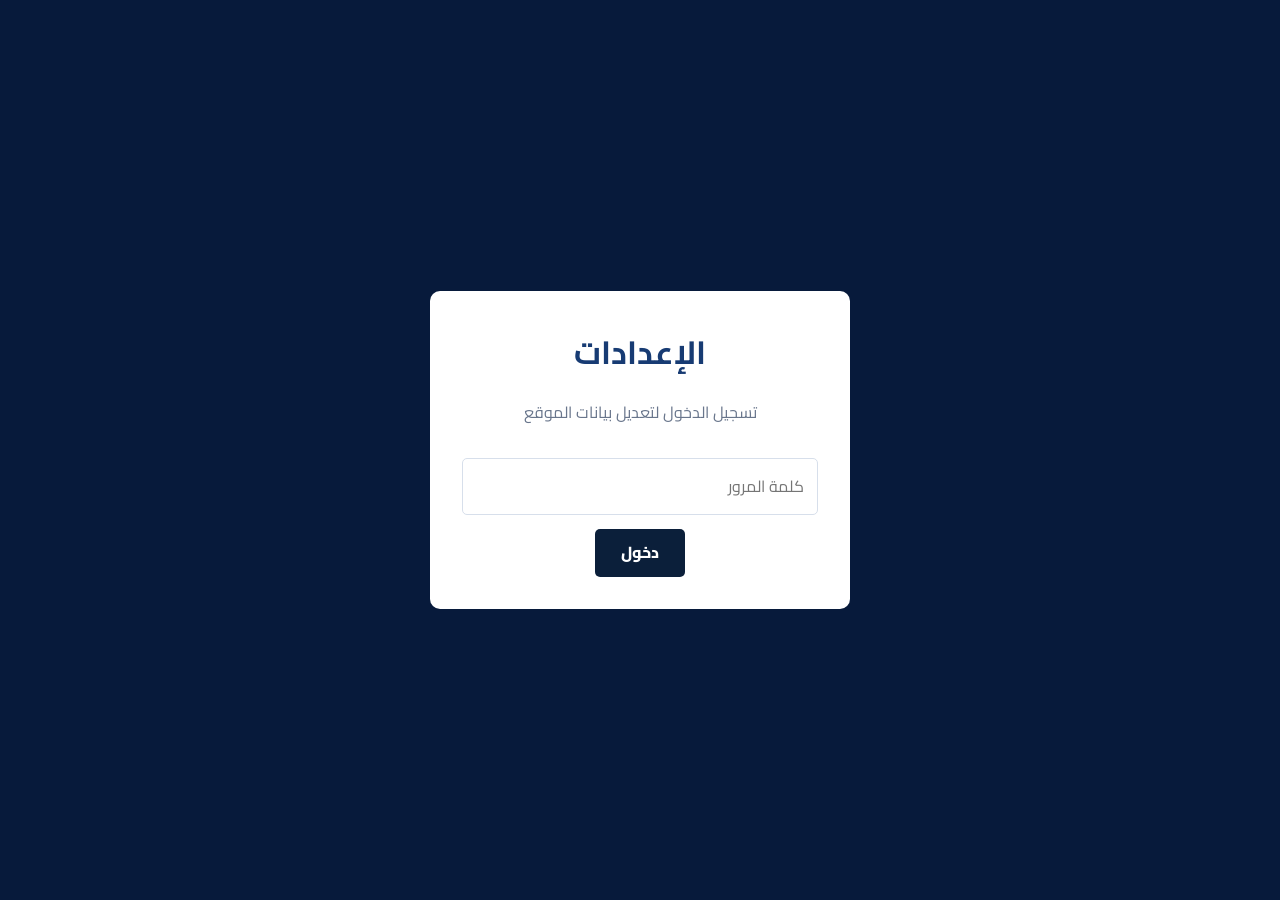
<file: settings.html>
<!doctype html>
<html lang="ar" dir="rtl">
<head>
<meta charset="utf-8"><meta name="viewport" content="width=device-width,initial-scale=1"><meta name="robots" content="noindex,nofollow"><title>الإعدادات | حسام الورداني</title><link rel="stylesheet" href="assets/style.css"><link rel="icon" href="assets/favicon.svg" type="image/svg+xml">
</head>
<body class="admin-shell">
<div id="loginGate" class="login-gate"><div class="login-card"><h1>الإعدادات</h1><p>تسجيل الدخول لتعديل بيانات الموقع</p><input id="adminPassword" type="password" autocomplete="current-password" placeholder="كلمة المرور"><button id="loginBtn" class="btn btn-primary">دخول</button><p id="loginError" class="error" hidden>كلمة المرور غير صحيحة</p></div></div>
<div id="settingsApp" hidden>
<header class="admin-nav"><div class="container"><div><b>إعدادات الموقع</b><small>نسخة محتوى بسيطة — التخزين محلي على هذا الجهاز</small></div><div><a class="btn btn-light" href="index.html">عرض الموقع</a><button id="logoutBtn" class="small-btn">تسجيل الخروج</button></div></div></header>
<main class="admin-main"><div class="container">
<nav class="settings-tabs"><button type="button" data-tab="identity" class="active">الهوية والتواصل</button><button type="button" data-tab="services">الخدمات</button><button type="button" data-tab="projects">المشروعات</button><button type="button" data-tab="books">الكتب</button><button type="button" data-tab="certificates">الشهادات</button><button type="button" data-tab="articles">المقالات</button><button type="button" data-tab="security">الأمان</button></nav>
<section class="admin-panel settings-panel" data-panel="identity"><h2>الهوية وبيانات التواصل</h2><div class="form-grid">
<div class="field"><label>الاسم بالعربية</label><input id="nameAr"></div><div class="field"><label>الاسم بالإنجليزية</label><input id="nameEn"></div>
<div class="field full"><label>المسمى المهني</label><input id="professionalTitle"></div>
<div class="field"><label>رقم الهاتف</label><input id="phone" inputmode="tel"></div><div class="field"><label>البريد الإلكتروني</label><input id="email" type="email"></div>
<div class="field"><label>WhatsApp بالصيغة الدولية</label><input id="whatsapp" inputmode="tel" placeholder="201200716861"></div><div class="field"><label>العنوان</label><input id="address"></div>
<div class="field"><label>LinkedIn</label><input id="linkedin" type="url" placeholder="https://..."></div><div class="field"><label>Facebook</label><input id="facebook" type="url" placeholder="https://..."></div>
<div class="field"><label>Instagram</label><input id="instagram" type="url" placeholder="https://..."></div><div class="field"><label>صورة الملف الشخصي (رابط أو صورة رفع من نوع data)</label><input id="profileImage" type="text" placeholder="assets/profile.jpg"></div>
<div class="field full"><label>روابط واتساب والبريد ورقم الهاتف قابلة للتعديل أعلاه.</label></div>
<div class="field full"><label>نبذة مختصرة</label><textarea id="bio"></textarea></div><div class="field full"><label>نبذة شخصية طويلة</label><textarea id="about"></textarea></div>
<div class="field full"><label>صورة الغلاف (رابط ملف)</label><input id="coverImage" type="text" placeholder="assets/cover.jpg"></div>
</div><button class="btn btn-primary" data-save="identity">حفظ بيانات الهوية والتواصل</button></section>
<section class="admin-panel settings-panel" data-panel="services" hidden><h2>الخدمات</h2><div id="serviceEditor"></div><button class="small-btn" id="addService">إضافة خدمة</button> <button class="btn btn-primary" data-save="lists">حفظ الخدمات</button></section>
<section class="admin-panel settings-panel" data-panel="projects" hidden><h2>المشروعات</h2><div id="projectEditor"></div><button class="small-btn" id="addProject">إضافة مشروع</button> <button class="btn btn-primary" data-save="lists">حفظ المشروعات</button></section>
<section class="admin-panel settings-panel" data-panel="books" hidden><h2>الكتب والمشروعات الفكرية</h2><div id="bookEditor"></div><button class="small-btn" id="addBook">إضافة كتاب</button> <button class="btn btn-primary" data-save="lists">حفظ الكتب</button></section>
<section class="admin-panel settings-panel" data-panel="certificates" hidden><h2>الشهادات</h2><div id="certificateEditor"></div><button class="small-btn" id="addCertificate">إضافة شهادة</button> <button class="btn btn-primary" data-save="lists">حفظ الشهادات</button></section>
<section class="admin-panel settings-panel" data-panel="articles" hidden><h2>المقالات</h2><div id="articleEditor"></div><button class="small-btn" id="addArticle">إضافة مقال</button> <button class="btn btn-primary" data-save="lists">حفظ المقالات</button></section>
<section class="admin-panel settings-panel" data-panel="security" hidden><h2>الأمان</h2><div class="form-grid"><div class="field full"><label>Current Password</label><input id="currentPassword" type="password" autocomplete="current-password"></div><div class="field full"><label>New Password</label><input id="newPassword" type="password" autocomplete="new-password"></div><div class="field full"><label>Confirm Password</label><input id="confirmPassword" type="password" autocomplete="new-password"></div></div><button id="changePassword" class="btn btn-primary">تغيير كلمة المرور</button><p id="passwordStatus" class="notice" hidden></p></section>
<p id="settingsStatus" class="settings-status" aria-live="polite"></p>
</div></main></div>
<script src="assets/app.js"></script><script src="assets/settings.js"></script>
</body></html>
</file>
<file: assets/style.css>
/* Navy / Gold identity */
@import url('https://fonts.googleapis.com/css2?family=Cairo:wght@400;500;600;700;800&family=Inter:wght@400;500;600;700&display=swap');
:root{--navy:#0B1F3A;--blue:#1F4E79;--gold:#C9A227;--text:#263238;--muted:#667085;--soft:#F7F9FC;--font-ar:"Cairo","Segoe UI",Tahoma,Arial,sans-serif;--font-en:"Inter","Segoe UI",Arial,sans-serif}
*{box-sizing:border-box}html{scroll-behavior:smooth;font-size:16px}body{margin:0;font-family:var(--font-ar);color:var(--text);background:#fff;line-height:1.85;text-rendering:optimizeLegibility;-webkit-font-smoothing:antialiased}a{text-decoration:none;color:inherit}button,input,textarea,select{font:inherit}.container{width:min(1180px,calc(100% - 40px));margin:auto}.site-header{position:sticky;top:0;z-index:20;background:rgba(255,255,255,.96);backdrop-filter:blur(12px);border-bottom:1px solid #e8edf4}.nav-wrap{height:78px;display:flex;align-items:center;justify-content:space-between;gap:20px}.brand{display:flex;flex-direction:column;line-height:1.15;letter-spacing:.12em;font-weight:800;color:var(--navy)}.brand span{font-size:17px}.brand small{font-size:11px;letter-spacing:0;color:#6d7890;margin-top:5px}.nav{display:flex;align-items:center;gap:27px;font-size:15px;font-weight:600}.nav a:not(.btn){color:#27344d}.nav a:hover,.nav .active{color:var(--blue)}.btn{display:inline-flex;align-items:center;justify-content:center;min-height:48px;padding:0 25px;border-radius:5px;font-weight:800;transition:.2s ease;cursor:pointer;border:1px solid transparent}.btn-primary{background:var(--navy);color:#fff;box-shadow:none}.btn-primary:hover{background:#08172b}.btn-ghost{color:var(--navy);border-color:#ccd5df}.menu-toggle{display:none;background:none;border:0;font-size:25px;color:#173b73}.hero{background:var(--navy);border-bottom:0;padding:88px 0 86px}.hero-grid{display:grid;grid-template-columns:1fr .88fr;gap:78px;align-items:center}.hero-copy{order:2}.profile-frame{order:1;min-height:485px;border:1px solid #dbe3ef;background:rgba(255,255,255,.06);padding:14px;border-radius:7px;box-shadow:0 25px 70px rgba(16,47,97,.08)}.profile-placeholder{height:100%;min-height:455px;border:1px dashed #cfd8e7;display:flex;align-items:center;justify-content:center;flex-direction:column;color:#dce4ef;text-align:center;padding:30px}.avatar,.mini-avatar{display:grid;place-items:center;border-radius:50%;background:#eef2f8;color:#173b73;font-weight:900}.avatar{width:82px;height:82px;font-size:35px;margin-bottom:18px}.profile-placeholder strong{color:#fff}.profile-placeholder span{font-size:13px;max-width:300px;margin-top:8px}.eyebrow{font-size:14px;color:#61708b;margin:0 0 15px;font-weight:700}.eyebrow.gold{color:var(--gold)}.hero h1{font-size:clamp(38px,5vw,64px);line-height:1.08;letter-spacing:-.03em;margin:0;color:#fff}.hero h1 span{color:#fff}.hero-lead{font-size:17px;color:#e4e9f1;max-width:650px;margin:26px 0}.hero-actions{display:flex;gap:12px;flex-wrap:wrap}.tagline{font-size:17px;font-weight:800;color:#17243d;border-right:4px solid #b8912e;padding-right:15px;margin-top:30px}.trust-strip{background:var(--navy);color:#fff}.trust-grid{display:grid;grid-template-columns:repeat(4,1fr)}.trust-grid>div{padding:22px 20px;border-left:1px solid rgba(255,255,255,.15);display:flex;flex-direction:column;gap:2px}.trust-grid>div:last-child{border-left:0}.trust-grid b{font-size:15px}.trust-grid span{font-size:12px;color:#b9c7dd}.section{padding:100px 0}.section-soft{background:var(--soft)}.section-head{display:flex;align-items:end;justify-content:space-between;gap:30px;margin-bottom:42px}.section-head.center{display:block;text-align:center;max-width:780px;margin:0 auto 50px}.section-head h2,.about-copy h2{font-size:clamp(30px,4vw,48px);line-height:1.15;color:#17243d;margin:0 0 12px}.section-head p{color:#68748a;margin:0;max-width:700px}.expertise{display:grid;grid-template-columns:1.2fr .8fr;gap:25px}.expertise-main{background:#f5f7fa;border:1px solid #e2e8f0;padding:48px;border-radius:8px}.expertise-wheel{display:flex;flex-wrap:wrap;gap:10px;margin-bottom:35px}.expertise-wheel span{border:1px solid #d5deeb;padding:10px 15px;border-radius:999px;color:var(--navy);background:#fff;font-size:12px;font-weight:800}.expertise-main h3{font-size:30px;margin:0 0 10px}.expertise-main p{color:#6c7890;margin:0}.expertise-side{display:grid;gap:12px}.expertise-side div{background:#fff;border:1px solid #e3e8ef;border-right:4px solid #173b73;padding:24px;border-radius:6px}.expertise-side b{display:block;color:#173b73;font-size:18px}.expertise-side span{font-size:14px;color:#6b7890}.about-grid{display:grid;grid-template-columns:1.1fr .9fr;gap:70px;align-items:center}.about-copy p:not(.eyebrow){color:#69768c;font-size:17px;max-width:680px}.profile-card{background:#fff;border:1px solid #dfe6ef;padding:30px;border-radius:8px;box-shadow:0 25px 60px rgba(16,47,97,.07)}.profile-card-top{display:flex;align-items:center;gap:15px;padding-bottom:25px;border-bottom:1px solid #e8edf3}.mini-avatar{width:55px;height:55px;font-size:22px}.profile-card-top small{display:block;color:#7b869a;margin-top:3px}.skill-list{display:flex;flex-wrap:wrap;gap:9px;padding-top:25px}.skill-list span{background:#f3f6fa;border:1px solid #e1e7ef;padding:8px 11px;border-radius:999px;font-size:12px;color:#173b73}.text-link{color:#173b73;font-weight:800;white-space:nowrap}.service-grid{display:grid;grid-template-columns:repeat(4,1fr);gap:14px}.service-card{min-height:260px;border:1px solid #e1e7ef;padding:28px;background:#fff;border-radius:7px;display:flex;flex-direction:column;transition:.2s ease}.service-card:hover{transform:translateY(-5px);box-shadow:0 18px 45px rgba(16,47,97,.10);border-color:#cdd8e8}.service-card.featured{grid-column:span 2;min-height:300px;background:#f7f9fc}.service-no{color:var(--gold);font-size:12px;font-weight:900;letter-spacing:.12em}.service-card h3{font-size:21px;margin:28px 0 10px;color:#17243d}.service-card p{color:#6b7890;font-size:14px;margin:0}.learn{margin-top:auto;padding-top:24px;color:#173b73;font-size:13px;font-weight:800}.cta-band{background:var(--navy);color:#fff;padding:62px 0}.cta-inner{display:flex;justify-content:space-between;align-items:center;gap:40px}.cta-inner h2{font-size:32px;margin:0 0 8px}.cta-inner p{margin:0;color:#bfcbe0}.cta-inner .eyebrow{color:#d5bd76}.timeline{display:grid;grid-template-columns:repeat(6,1fr);gap:0;background:var(--navy);border-radius:8px;overflow:hidden;color:#fff}.timeline>div{padding:30px 20px;border-left:1px solid rgba(255,255,255,.13);min-height:180px}.timeline>div:last-child{border-left:0}.timeline span{color:#d4b76c;font-size:12px;font-weight:900}.timeline b{display:block;font-size:18px;margin:18px 0 6px}.timeline p{color:#b9c6dc;font-size:13px;margin:0}.case-grid{display:grid;grid-template-columns:repeat(2,1fr);gap:18px}.case-card{border:1px solid #e1e7ef;border-radius:8px;padding:34px;background:#fff}.demo{display:inline-block;font-size:10px;letter-spacing:.14em;font-weight:900;color:var(--gold);border:1px solid #dfcf9d;padding:4px 8px;border-radius:999px}.case-card h3{font-size:26px;margin:18px 0 25px}.case-row{display:grid;grid-template-columns:100px 1fr;gap:20px;border-top:1px solid #edf0f4;padding:13px 0;font-size:14px}.case-row b{color:#173b73}.case-row span{color:#6b7890}.article-grid{display:grid;grid-template-columns:1.05fr .95fr;gap:18px}.article-card{border:1px solid #e1e7ef;background:#fff;border-radius:8px;overflow:hidden}.article-image{height:240px;background:linear-gradient(135deg,var(--navy),var(--blue));display:grid;place-items:center;color:#fff;font-size:30px;font-weight:900;letter-spacing:.08em}.article-body{padding:25px}.category{font-size:11px;font-weight:900;color:var(--gold)}.article-body h3{font-size:21px;line-height:1.35;margin:10px 0}.article-body p{color:#6b7890;font-size:14px}.article-meta{display:flex;gap:18px;color:#8791a3;font-size:11px;margin:15px 0}.article-body>a{color:#173b73;font-weight:800;font-size:13px}.article-stack{display:grid;gap:12px}.article-stack .article-card .article-body{padding:20px}.article-stack h3{font-size:18px}.quote-section{background:var(--soft);padding:70px 0}.quote-box{max-width:800px;text-align:center}.quote-mark{font-size:70px;color:var(--gold);line-height:.6}.quote-box p{font-size:26px;color:#263552;font-weight:700}.quote-box small{color:#7b8699}.final-cta{background:#07182d;color:#fff;padding:90px 0;text-align:center}.final-inner{max-width:760px}.final-inner h2{font-size:clamp(34px,5vw,55px);margin:0 0 10px}.final-inner p:not(.eyebrow){color:#b9c6dc}.final-inner .hero-actions{justify-content:center;margin-top:25px}.footer{background:#07182d;color:#d8e0ec;padding:55px 0 0}.footer-grid{display:grid;grid-template-columns:1.4fr .7fr .9fr;gap:50px;padding-bottom:45px}.footer-brand{color:#fff}.footer-brand small{color:#aebbd0;letter-spacing:0}.footer h4{color:#fff;margin-top:0}.footer-grid>div>a:not(.brand){display:block;color:#aebbd0;margin:7px 0;font-size:14px}.footer-grid p{color:#aebbd0;font-size:14px}.legal-note{border-top:1px solid rgba(255,255,255,.1);padding:18px 20px;text-align:center;color:#8998b0;font-size:11px}.copyright{text-align:center;padding:18px;border-top:1px solid rgba(255,255,255,.07);color:#7e8da6;font-size:11px}.page-hero{background:var(--soft);padding:70px 0;border-bottom:1px solid #e7ecf3}.page-hero h1{font-size:clamp(36px,5vw,58px);color:var(--navy);margin:0}.page-hero p{max-width:700px;color:#69768c}.content{padding:80px 0}.article-full{max-width:850px;margin:auto}.article-full .article-cover{height:330px;border-radius:8px;background:linear-gradient(135deg,var(--navy),var(--blue));display:grid;place-items:center;color:#fff;font-size:42px;font-weight:900;margin-bottom:35px}.article-full h2{color:var(--navy);margin-top:38px}.article-full p,.article-full li{font-size:17px;color:#5e6b82}.article-full blockquote{border-right:4px solid #b8912e;background:#f6f8fb;padding:20px 25px;margin:30px 0;color:#263552;font-weight:700}.form-card{max-width:850px;margin:auto;background:#fff;border:1px solid #e1e7ef;border-radius:8px;padding:35px;box-shadow:0 20px 55px rgba(16,47,97,.06)}.form-grid{display:grid;grid-template-columns:1fr 1fr;gap:18px}.field{display:flex;flex-direction:column;gap:7px}.field.full{grid-column:1/-1}.field label{font-weight:800;font-size:13px;color:#263552}.field input,.field textarea,.field select{border:1px solid #dce3ed;border-radius:5px;padding:13px 14px;outline:0;background:#fbfcfe}.field textarea{min-height:150px;resize:vertical}.field input:focus,.field textarea:focus,.field select:focus{border-color:var(--blue);box-shadow:0 0 0 3px rgba(31,78,121,.08)}.notice{background:#fff8e8;border-right:4px solid #b8912e;padding:14px 16px;color:#6c5a2d;font-size:12px;margin:20px 0}.service-detail{display:grid;grid-template-columns:1fr .35fr;gap:45px;padding:70px 0;border-bottom:1px solid #e8edf3}.service-detail:last-child{border-bottom:0}.service-detail h2{font-size:34px;color:var(--navy);margin-top:0}.service-detail p,.service-detail li{color:#68748a}.side-note{background:#f6f8fb;padding:25px;border-radius:8px;height:max-content}.side-note b{color:var(--navy)}.admin-shell{min-height:100vh;background:#f5f7fa}.admin-nav{background:#102f61;color:#fff;padding:22px}.admin-nav .container{display:flex;align-items:center;justify-content:space-between}.admin-main{padding:45px 0}.admin-grid{display:grid;grid-template-columns:repeat(4,1fr);gap:14px}.stat{background:#fff;border:1px solid #e2e8f0;border-radius:8px;padding:24px}.stat b{font-size:32px;color:#173b73;display:block}.stat span{color:#778399;font-size:13px}.admin-panel{margin-top:20px;background:#fff;border:1px solid #e2e8f0;border-radius:8px;padding:25px}.admin-panel h2{margin-top:0}.table-wrap{overflow:auto}.admin-table{width:100%;border-collapse:collapse;min-width:700px}.admin-table th,.admin-table td{padding:13px;border-bottom:1px solid #edf0f4;text-align:right;font-size:13px}.admin-table th{color:#173b73}.admin-actions{display:flex;gap:8px;flex-wrap:wrap}.small-btn{border:1px solid #d8e0eb;background:#fff;padding:7px 10px;border-radius:4px;cursor:pointer}.small-btn.primary{background:#173b73;color:#fff;border-color:#173b73}.toast{position:fixed;left:25px;bottom:25px;background:#173b73;color:#fff;padding:13px 18px;border-radius:6px;box-shadow:0 10px 30px rgba(0,0,0,.2);display:none;z-index:99}.toast.show{display:block}.reveal{animation:rise .6s ease both}@keyframes rise{from{opacity:0;transform:translateY(14px)}to{opacity:1;transform:none}}@media(max-width:900px){.nav{display:none;position:absolute;top:78px;right:20px;left:20px;background:#fff;border:1px solid #e3e8ef;padding:18px;flex-direction:column;align-items:stretch;box-shadow:0 20px 50px rgba(16,47,97,.12)}.nav.open{display:flex}.menu-toggle{display:block}.hero-grid,.about-grid,.expertise,.article-grid,.service-detail{grid-template-columns:1fr}.hero-copy{order:1}.profile-frame{order:2}.trust-grid{grid-template-columns:1fr 1fr}.service-grid{grid-template-columns:1fr 1fr}.service-card.featured{grid-column:span 1}.timeline{grid-template-columns:1fr 1fr}.footer-grid{grid-template-columns:1fr 1fr}.cta-inner{flex-direction:column;align-items:flex-start}.case-grid{grid-template-columns:1fr}}@media(max-width:600px){.container{width:min(100% - 28px,1180px)}.nav-wrap{height:70px}.brand span{font-size:15px}.brand small{font-size:9px}.hero{padding:48px 0 55px}.profile-frame{min-height:360px}.profile-placeholder{min-height:330px}.hero h1{font-size:36px}.hero-lead{font-size:15px}.hero-actions .btn{width:100%}.trust-grid{grid-template-columns:1fr}.trust-grid>div{border-left:0;border-bottom:1px solid rgba(255,255,255,.12)}.section{padding:70px 0}.section-head{display:block}.section-head .text-link{display:inline-block;margin-top:18px}.service-grid{grid-template-columns:1fr}.timeline{grid-template-columns:1fr}.timeline>div{min-height:0;border-left:0;border-bottom:1px solid rgba(255,255,255,.13)}.case-grid{grid-template-columns:1fr}.article-stack{display:block}.article-stack .article-card{margin-top:12px}.footer-grid{grid-template-columns:1fr}.form-grid{grid-template-columns:1fr}.field.full{grid-column:auto}.page-hero{padding:50px 0}.page-hero h1{font-size:40px}.article-full .article-cover{height:220px;font-size:30px}.cta-inner h2{font-size:26px}}@media(prefers-reduced-motion:reduce){html{scroll-behavior:auto}.reveal{animation:none}.service-card{transition:none}}/* Settings and content-editor additions */ .settings-link{border-right:1px solid #dfe6ef;padding-right:16px;color:#173b73!important;font-weight:800}.login-gate{position:fixed;inset:0;background:#071a3b;z-index:9999;display:flex;align-items:center;justify-content:center;padding:20px}.login-gate[hidden],.settings-app[hidden],[hidden]{display:none!important}.login-card{width:min(420px,100%);background:#fff;border-radius:10px;padding:32px;text-align:center}.login-card h1{margin:0 0 8px;color:#173b73}.login-card p{color:#69768c}.login-card input{width:100%;padding:13px;border:1px solid #d7dfeb;border-radius:5px;margin:14px 0}.login-card .error{color:#b42318!important}.settings-tabs{display:flex;gap:6px;overflow-x:auto;padding:0 0 14px}.settings-tabs button{border:1px solid #dce3ed;background:#fff;color:#173b73;border-radius:5px;padding:10px 13px;white-space:nowrap;cursor:pointer}.settings-tabs button.active{background:var(--navy);color:#fff}.settings-panel{max-width:none}.list-editor{border:1px solid #e1e7ef;border-radius:7px;padding:18px;margin:12px 0}.list-editor h3{display:inline-block;margin:0 0 14px;color:#173b73}.list-editor .remove-item{float:left}.settings-status{min-height:24px;color:#1f7a4d;font-weight:800}.notice.success{background:#edf8f1;border-right-color:#2d8a54;color:#1f7a4d}.case-image,.article-image{width:100%;object-fit:cover}.case-card .case-image{height:180px;border-radius:6px;margin-bottom:18px}.article-card>.article-image{height:220px;border-radius:6px 6px 0 0}.admin-nav small{display:block;color:#b9c7dd}.profile-frame img.profile-image{width:100%;height:100%;object-fit:cover;border-radius:4px}.footer-socials{display:flex;gap:10px;flex-wrap:wrap}.footer-socials a{font-size:13px;color:#cbd5e5}.contact-actions{display:flex;gap:10px;flex-wrap:wrap;margin-top:18px}.contact-actions a{min-width:120px}@media(max-width:900px){.settings-link{border-right:0;border-top:1px solid #edf1f6;padding:12px 0 0}.settings-tabs{padding-bottom:10px}.admin-nav .container{gap:12px}.admin-nav .container>div:last-child{display:flex;gap:8px}.list-editor .remove-item{float:none}.footer-socials{margin-bottom:8px}}.hero .btn-ghost{color:#fff!important;border-color:rgba(255,255,255,.65)}.hero .btn-ghost:hover{color:#fff!important;border-color:#fff;background:rgba(255,255,255,.08)}.hero .tagline{color:#fff!important;border-right-color:var(--gold)}/* Reference-inspired legal/professional hero extension */
.hero{position:relative;min-height:620px;padding:78px 0 145px;background:linear-gradient(125deg,#07182d 0%,var(--navy) 70%,#16345c 100%)}
.hero-grid{grid-template-columns:1.05fr .95fr}.hero-copy{order:1}.profile-frame{order:2}.hero h1{max-width:720px}.hero .eyebrow{padding-right:14px;border-right:2px solid var(--gold)}
.profile-frame{position:relative;min-height:500px;border-radius:3px;border:1px solid rgba(201,162,39,.38);background:linear-gradient(145deg,rgba(255,255,255,.08),rgba(255,255,255,.02))}.profile-placeholder{border:0;padding:12px}.profile-image{border-radius:2px}.practice-overview{position:relative;margin-top:-95px;z-index:4}.practice-layout{display:grid;grid-template-columns:minmax(0,1fr) 260px;box-shadow:0 18px 55px rgba(7,24,45,.18)}.practice-card-grid{display:grid;grid-template-columns:repeat(4,1fr);background:#fff}.practice-card-grid article{min-height:170px;padding:26px 20px;border-left:1px solid #e8edf3}.practice-card-grid article:last-child{border-left:0}.practice-card-grid span{display:block;color:var(--gold);font:700 11px var(--font-en);margin-bottom:18px}.practice-card-grid b{display:block;color:var(--navy);font-size:16px}.practice-card-grid p{color:var(--muted);font-size:13px;line-height:1.65;margin:8px 0 0}.consultation-mini{background:var(--navy);color:#fff;padding:24px}.consultation-mini .eyebrow{margin:0 0 8px;color:var(--gold)!important}.consultation-mini h2{margin:0 0 14px;font-size:22px}.consultation-mini a{display:block;padding:8px 0;border-bottom:1px solid rgba(255,255,255,.12);color:#fff;font-size:13px}.consultation-mini a:last-child{border-bottom:0}
.hero .btn-primary{border-radius:3px}.hero .btn-ghost{border-radius:3px}.section{padding:85px 0}.trust-strip{border-top:1px solid rgba(201,162,39,.22);background:#07182d}
@media(max-width:900px){.hero{min-height:0;padding:55px 0 120px}.hero-grid{grid-template-columns:1fr}.profile-frame{min-height:380px}.practice-layout{grid-template-columns:1fr}.practice-card-grid{grid-template-columns:1fr 1fr}.consultation-mini{display:grid;grid-template-columns:repeat(3,1fr);gap:8px}.consultation-mini .eyebrow,.consultation-mini h2{grid-column:1/-1}.consultation-mini a{text-align:center;border:1px solid rgba(255,255,255,.12)}}
@media(max-width:600px){.hero{padding:42px 0 155px}.profile-frame{min-height:300px}.practice-overview{margin-top:-125px}.practice-card-grid{grid-template-columns:1fr}.practice-card-grid article{min-height:125px;border-left:0;border-bottom:1px solid #e8edf3}.practice-layout{box-shadow:0 12px 35px rgba(7,24,45,.16)}.consultation-mini{grid-template-columns:1fr}.consultation-mini h2{font-size:20px}}
/* Immersive executive 3D experience */
.immersive-hero{position:relative;isolation:isolate;overflow:hidden}.executive-scene{position:absolute;inset:0;width:100%;height:100%;z-index:-1;pointer-events:none}.hero-vignette{position:absolute;inset:0;z-index:-1;background:radial-gradient(circle at 72% 45%,rgba(31,78,121,.22),transparent 24%),linear-gradient(90deg,rgba(7,24,45,.12),transparent 55%,rgba(7,24,45,.3));pointer-events:none}.scene-fallback{background:radial-gradient(circle at 73% 45%,rgba(201,162,39,.12),transparent 12%),radial-gradient(circle at 75% 44%,rgba(31,78,121,.35),transparent 28%)}
.hero-intelligence{font-family:var(--font-en),var(--font-ar);font-size:11px;text-transform:uppercase;letter-spacing:.14em;color:#aebbd0!important;margin-top:22px}.hero-intelligence span{color:var(--gold);padding:0 7px}.profile-frame{perspective:1000px;transform-style:preserve-3d}.profile-image{filter:saturate(.92) contrast(1.04);box-shadow:0 35px 90px rgba(0,0,0,.28)}
.site-header{transition:background .28s ease,border-color .28s ease,box-shadow .28s ease}.site-header.scrolled{background:rgba(7,24,45,.88);border-bottom-color:rgba(201,162,39,.18);box-shadow:0 12px 35px rgba(7,24,45,.12);backdrop-filter:blur(18px)}.site-header.scrolled .brand,.site-header.scrolled .brand small,.site-header.scrolled .nav a:not(.btn){color:#fff}.site-header.scrolled .nav a:hover,.site-header.scrolled .nav .active{color:#e8c85a}.site-header.scrolled .menu-toggle{color:#fff}
.service-card,.case-card,.article-card,.profile-card{transform-style:preserve-3d;will-change:transform;transition:transform .18s ease,box-shadow .25s ease,border-color .25s ease}.service-card:hover,.case-card:hover,.article-card:hover{box-shadow:0 28px 65px rgba(11,31,58,.16);border-color:rgba(201,162,39,.52)}
.practice-layout{background:rgba(255,255,255,.94);border:1px solid rgba(201,162,39,.18);backdrop-filter:blur(12px)}
@media(max-width:700px){.executive-scene{opacity:.72}.hero-vignette{background:linear-gradient(180deg,rgba(7,24,45,.08),rgba(7,24,45,.38))}.hero-intelligence{letter-spacing:.08em}.practice-layout{backdrop-filter:blur(8px)}}
@media(prefers-reduced-motion:reduce){.executive-scene{display:none}.service-card,.case-card,.article-card,.profile-card{transform:none!important;transition:none!important}}
.cinematic-reveal{opacity:0;transform:translateY(34px);transition:opacity .75s cubic-bezier(.2,.7,.2,1),transform .75s cubic-bezier(.2,.7,.2,1)}.cinematic-visible{opacity:1;transform:none}.profile-frame{transition:transform .16s ease}.practice-overview.cinematic-reveal{transition-delay:.08s}
@media(prefers-reduced-motion:reduce){.cinematic-reveal{opacity:1!important;transform:none!important;transition:none!important}}
</file>
